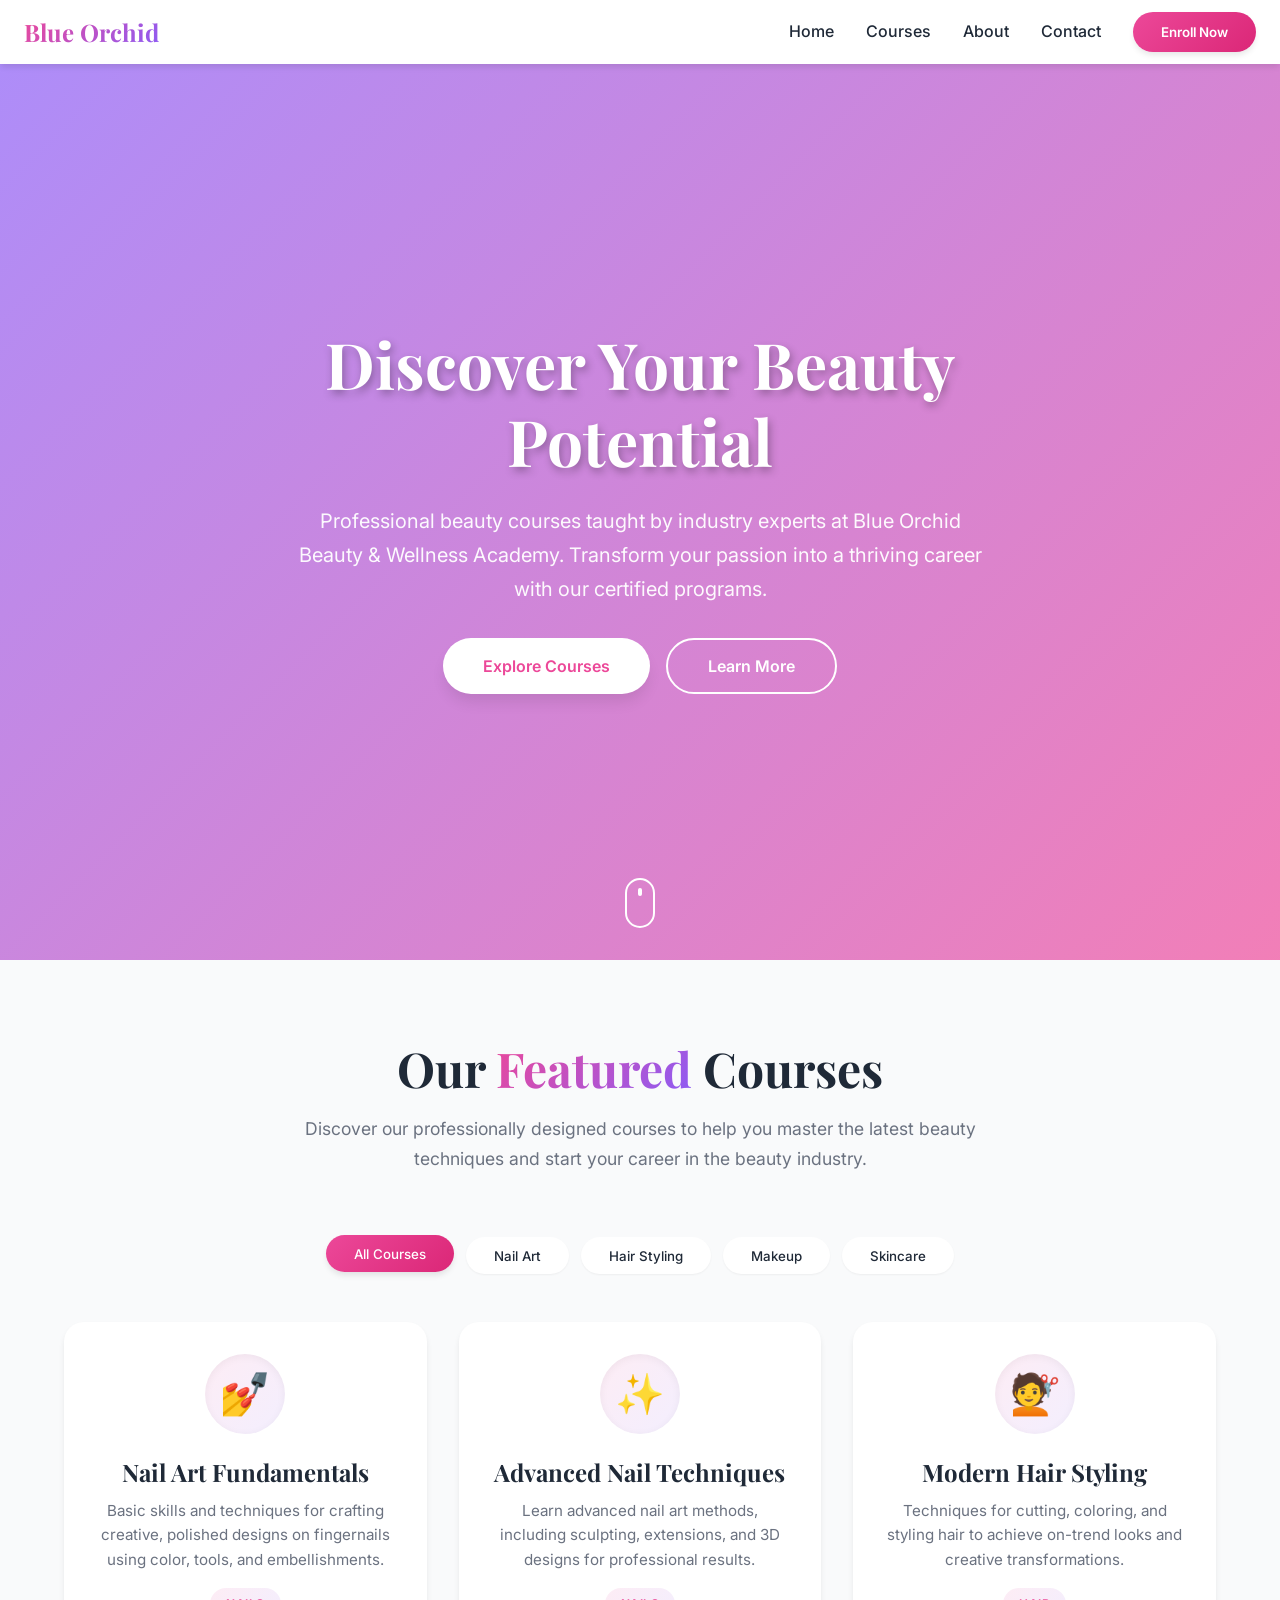
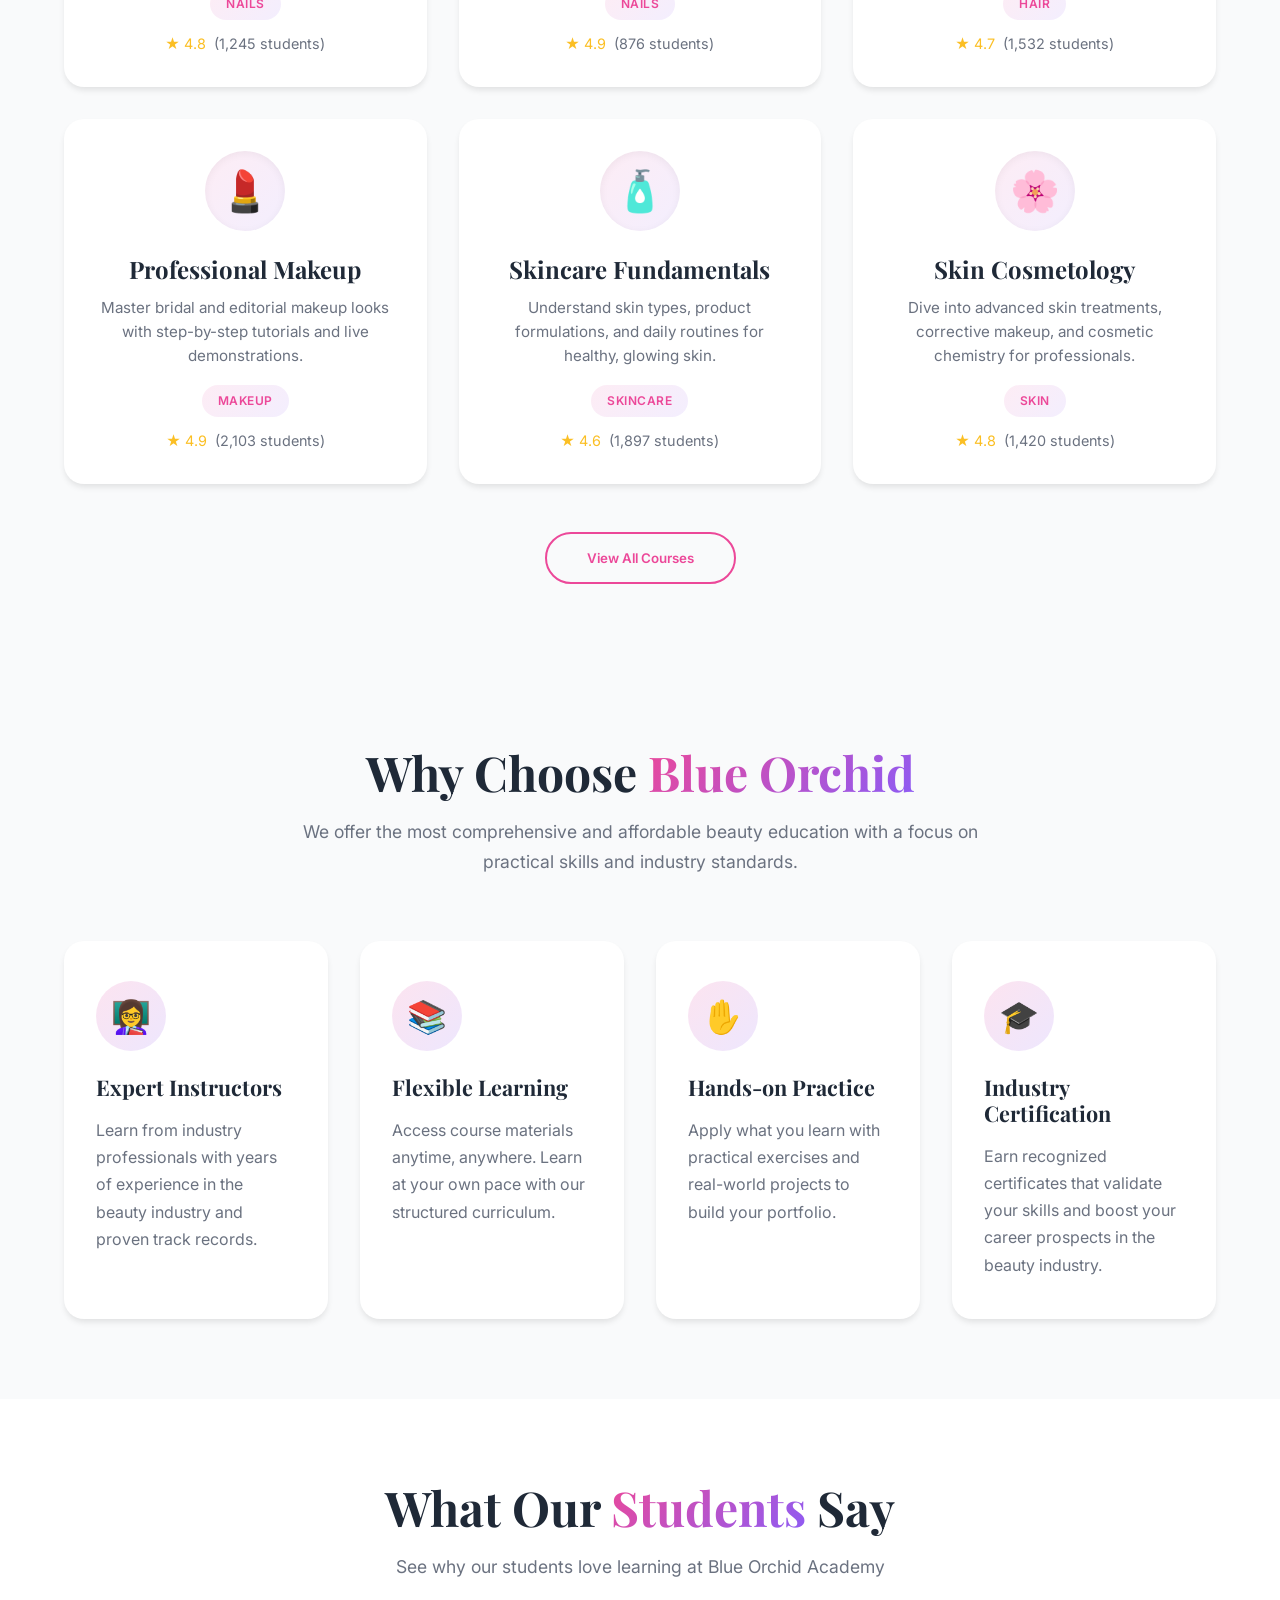
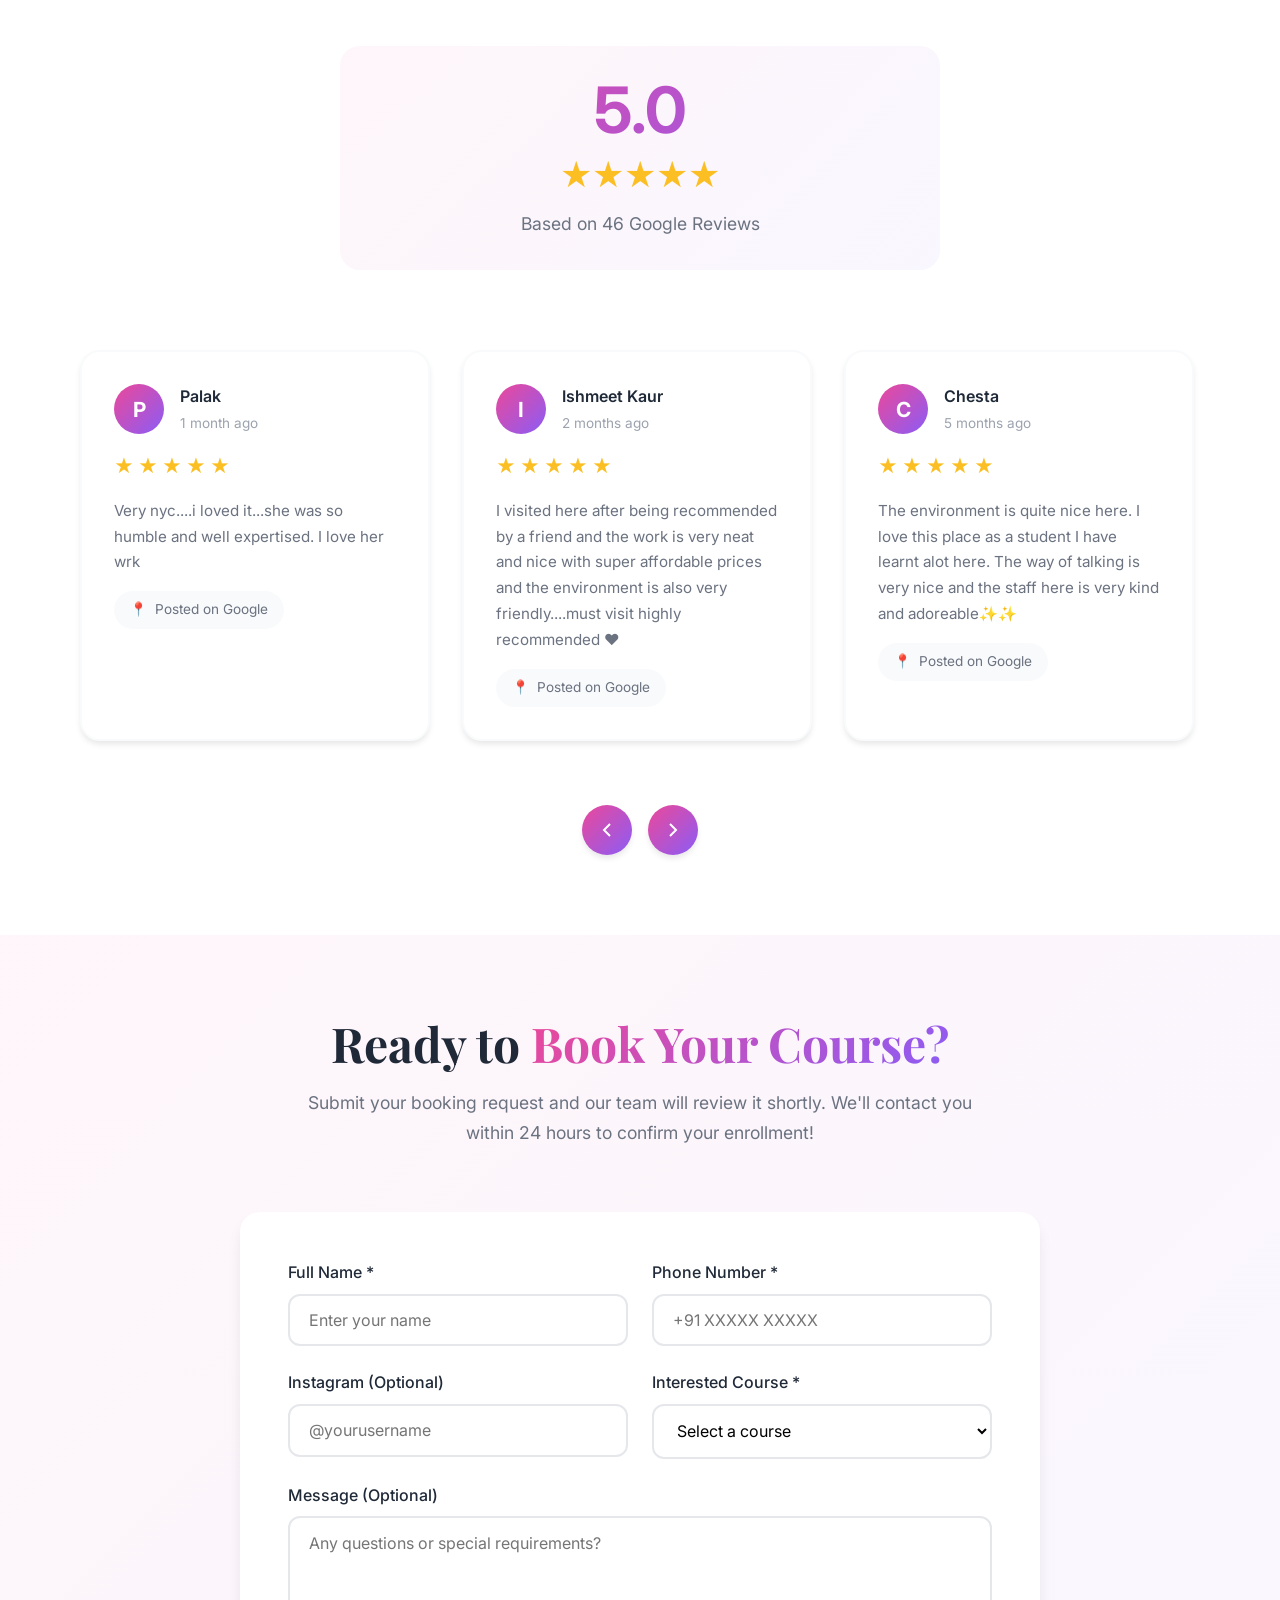
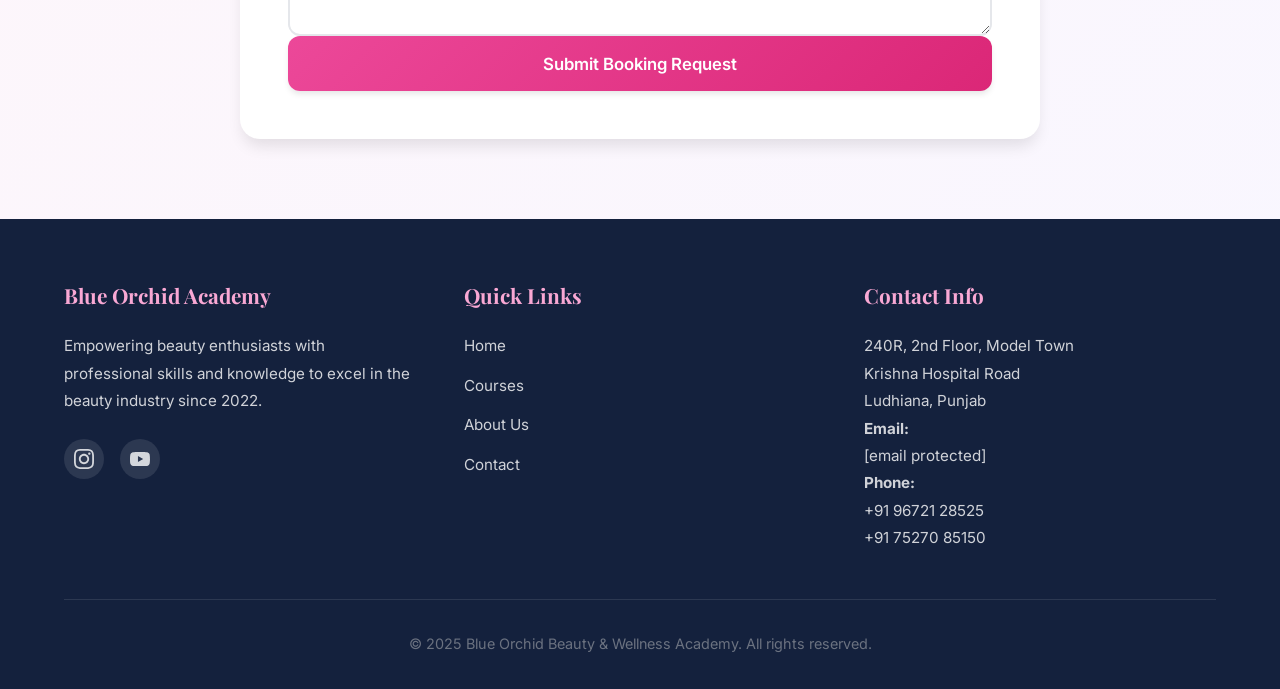
<file: blue-orchid-academy (1).html>
<!DOCTYPE html>
<html lang="en">
<head>
    <meta charset="UTF-8">
    <meta name="viewport" content="width=device-width, initial-scale=1.0">
    <title>Blue Orchid Beauty & Wellness Academy | Professional Beauty Courses Ludhiana</title>
    <meta name="description" content="Blue Orchid Academy offers professional beauty courses and premium services like Microblading, Hydra Facial, Lash Lifting, and more. Enroll now to master the latest beauty techniques.">
    <meta name="keywords" content="Beauty Academy, Microblading Course, Hydra Facial Training, Lash Lifting, Nail Art, Skincare Certification, Permanent Makeup, Beauty Services Ludhiana, Blue Orchid Academy">
    
    <!-- Open Graph Meta Tags -->
    <meta property="og:title" content="Blue Orchid Beauty & Wellness Academy">
    <meta property="og:description" content="Enroll in our certified beauty courses and book premium services—Microblading, Hydra Facial, Lash Lifting, and more. Discover world-class training since 2022.">
    <meta property="og:type" content="website">
    
    <!-- Google Fonts -->
    <link rel="preconnect" href="https://fonts.googleapis.com">
    <link rel="preconnect" href="https://fonts.gstatic.com" crossorigin>
    <link href="https://fonts.googleapis.com/css2?family=Playfair+Display:wght@400;500;600;700;800&family=Inter:wght@300;400;500;600;700&display=swap" rel="stylesheet">
    
    <style>
        /* CSS Variables for Consistent Theme */
        :root {
            --primary-pink: #ec4899;
            --primary-pink-light: #f9a8d4;
            --primary-pink-dark: #db2777;
            --secondary-purple: #8b5cf6;
            --dark-navy: #14213D;
            --text-dark: #1f2937;
            --text-gray: #6b7280;
            --text-light: #9ca3af;
            --bg-light: #f9fafb;
            --bg-white: #ffffff;
            --shadow-sm: 0 1px 2px 0 rgba(0, 0, 0, 0.05);
            --shadow-md: 0 4px 6px -1px rgba(0, 0, 0, 0.1);
            --shadow-lg: 0 10px 15px -3px rgba(0, 0, 0, 0.1);
            --shadow-xl: 0 20px 25px -5px rgba(0, 0, 0, 0.1);
            --shadow-2xl: 0 25px 50px -12px rgba(0, 0, 0, 0.25);
            --transition-fast: 0.2s ease;
            --transition-normal: 0.3s ease;
            --transition-slow: 0.5s ease;
        }

        /* Global Reset & Base Styles */
        * {
            margin: 0;
            padding: 0;
            box-sizing: border-box;
        }

        html {
            scroll-behavior: smooth;
        }

        body {
            font-family: 'Inter', -apple-system, BlinkMacSystemFont, sans-serif;
            color: var(--text-dark);
            line-height: 1.6;
            overflow-x: hidden;
            background: var(--bg-white);
        }

        /* Typography */
        h1, h2, h3, h4, h5, h6 {
            font-family: 'Playfair Display', serif;
            font-weight: 700;
            line-height: 1.2;
            color: var(--text-dark);
        }

        h1 { font-size: clamp(2.5rem, 5vw, 4rem); }
        h2 { font-size: clamp(2rem, 4vw, 3rem); }
        h3 { font-size: clamp(1.5rem, 3vw, 2rem); }

        p {
            line-height: 1.7;
            color: var(--text-gray);
        }

        a {
            text-decoration: none;
            color: inherit;
            transition: var(--transition-fast);
        }

        button {
            cursor: pointer;
            border: none;
            font-family: inherit;
            transition: var(--transition-normal);
        }

        img {
            max-width: 100%;
            height: auto;
            display: block;
        }

        /* Container */
        .container {
            max-width: 1200px;
            margin: 0 auto;
            padding: 0 1.5rem;
        }

        /* Navigation Bar */
        .navbar {
            position: fixed;
            top: 0;
            left: 0;
            right: 0;
            z-index: 1000;
            background: rgba(255, 255, 255, 0.98);
            backdrop-filter: blur(10px);
            box-shadow: var(--shadow-md);
            transition: var(--transition-normal);
        }

        .navbar.scrolled {
            box-shadow: var(--shadow-lg);
        }

        .nav-container {
            display: flex;
            justify-content: space-between;
            align-items: center;
            padding: 0.75rem 1.5rem;
            max-width: 1400px;
            margin: 0 auto;
        }

        .logo {
            display: flex;
            align-items: center;
            gap: 0.75rem;
        }

        .logo-text {
            font-family: 'Playfair Display', serif;
            font-size: 1.5rem;
            font-weight: 700;
            background: linear-gradient(135deg, var(--primary-pink), var(--secondary-purple));
            -webkit-background-clip: text;
            -webkit-text-fill-color: transparent;
            background-clip: text;
        }

        .nav-menu {
            display: flex;
            gap: 2rem;
            align-items: center;
            list-style: none;
        }

        .nav-link {
            font-weight: 500;
            color: var(--text-dark);
            position: relative;
            padding: 0.5rem 0;
        }

        .nav-link::after {
            content: '';
            position: absolute;
            bottom: 0;
            left: 0;
            width: 0;
            height: 2px;
            background: linear-gradient(to right, var(--primary-pink), var(--secondary-purple));
            transition: width var(--transition-normal);
        }

        .nav-link:hover::after {
            width: 100%;
        }

        .cta-button {
            background: linear-gradient(135deg, var(--primary-pink), var(--primary-pink-dark));
            color: white;
            padding: 0.75rem 1.75rem;
            border-radius: 50px;
            font-weight: 600;
            box-shadow: var(--shadow-md);
            transition: all var(--transition-normal);
        }

        .cta-button:hover {
            transform: translateY(-2px);
            box-shadow: var(--shadow-xl);
            background: linear-gradient(135deg, var(--primary-pink-dark), var(--primary-pink));
        }

        .mobile-menu-toggle {
            display: none;
            flex-direction: column;
            gap: 5px;
            background: none;
            padding: 0.5rem;
        }

        .mobile-menu-toggle span {
            width: 25px;
            height: 3px;
            background: var(--primary-pink);
            border-radius: 2px;
            transition: var(--transition-fast);
        }

        /* Hero Section */
        .hero {
            position: relative;
            height: 100vh;
            display: flex;
            align-items: center;
            justify-content: center;
            text-align: center;
            overflow: hidden;
            margin-top: 60px;
        }

        .hero-background {
            position: absolute;
            inset: 0;
            background: linear-gradient(135deg, rgba(139, 92, 246, 0.7), rgba(236, 72, 153, 0.7)),
                        url('https://images.pexels.com/photos/3373716/pexels-photo-3373716.jpeg?auto=compress&cs=tinysrgb&w=1600') center/cover;
            animation: gradientShift 8s ease infinite;
            z-index: -1;
        }

        @keyframes gradientShift {
            0%, 100% { filter: hue-rotate(0deg) brightness(0.7); }
            50% { filter: hue-rotate(15deg) brightness(0.6); }
        }

        .hero-content {
            position: relative;
            z-index: 1;
            max-width: 900px;
            padding: 2rem;
            animation: fadeInUp 1s ease;
        }

        @keyframes fadeInUp {
            from {
                opacity: 0;
                transform: translateY(30px);
            }
            to {
                opacity: 1;
                transform: translateY(0);
            }
        }

        .hero h1 {
            color: white;
            margin-bottom: 1.5rem;
            text-shadow: 2px 4px 8px rgba(0, 0, 0, 0.3);
            animation: fadeInUp 1s ease 0.2s both;
        }

        .hero p {
            color: rgba(255, 255, 255, 0.95);
            font-size: 1.25rem;
            margin-bottom: 2rem;
            max-width: 700px;
            margin-left: auto;
            margin-right: auto;
            animation: fadeInUp 1s ease 0.4s both;
        }

        .hero-buttons {
            display: flex;
            gap: 1rem;
            justify-content: center;
            flex-wrap: wrap;
            animation: fadeInUp 1s ease 0.6s both;
        }

        .btn-primary, .btn-secondary {
            padding: 1rem 2.5rem;
            border-radius: 50px;
            font-weight: 600;
            font-size: 1rem;
            transition: all var(--transition-normal);
        }

        .btn-primary {
            background: white;
            color: var(--primary-pink);
            box-shadow: var(--shadow-lg);
        }

        .btn-primary:hover {
            transform: translateY(-3px) scale(1.05);
            box-shadow: var(--shadow-2xl);
        }

        .btn-secondary {
            background: transparent;
            color: white;
            border: 2px solid white;
        }

        .btn-secondary:hover {
            background: rgba(255, 255, 255, 0.2);
            transform: translateY(-3px);
        }

        .scroll-indicator {
            position: absolute;
            bottom: 2rem;
            left: 50%;
            transform: translateX(-50%);
            animation: bounce 2s infinite;
        }

        @keyframes bounce {
            0%, 100% { transform: translate(-50%, 0); }
            50% { transform: translate(-50%, 10px); }
        }

        .scroll-indicator-icon {
            width: 30px;
            height: 50px;
            border: 2px solid white;
            border-radius: 20px;
            position: relative;
        }

        .scroll-indicator-icon::before {
            content: '';
            position: absolute;
            top: 8px;
            left: 50%;
            transform: translateX(-50%);
            width: 4px;
            height: 8px;
            background: white;
            border-radius: 2px;
            animation: scrollDown 2s infinite;
        }

        @keyframes scrollDown {
            0% { transform: translate(-50%, 0); opacity: 1; }
            100% { transform: translate(-50%, 20px); opacity: 0; }
        }

        /* Section Styles */
        section {
            padding: 5rem 0;
        }

        .section-header {
            text-align: center;
            margin-bottom: 4rem;
            animation: fadeInUp 0.8s ease;
        }

        .section-header h2 {
            margin-bottom: 1rem;
        }

        .section-header .highlight {
            background: linear-gradient(135deg, var(--primary-pink), var(--secondary-purple));
            -webkit-background-clip: text;
            -webkit-text-fill-color: transparent;
            background-clip: text;
        }

        .section-header p {
            max-width: 700px;
            margin: 0 auto;
            font-size: 1.1rem;
        }

        /* Courses Section */
        .courses {
            background: var(--bg-light);
        }

        .course-filters {
            display: flex;
            justify-content: center;
            gap: 0.75rem;
            margin-bottom: 3rem;
            flex-wrap: wrap;
        }

        .filter-btn {
            padding: 0.65rem 1.75rem;
            background: white;
            color: var(--text-dark);
            border-radius: 50px;
            font-weight: 500;
            transition: all var(--transition-fast);
            box-shadow: var(--shadow-sm);
        }

        .filter-btn:hover,
        .filter-btn.active {
            background: linear-gradient(135deg, var(--primary-pink), var(--primary-pink-dark));
            color: white;
            box-shadow: var(--shadow-md);
            transform: translateY(-2px);
        }

        .courses-grid {
            display: grid;
            grid-template-columns: repeat(auto-fit, minmax(320px, 1fr));
            gap: 2rem;
        }

        .course-card {
            background: white;
            border-radius: 20px;
            overflow: hidden;
            box-shadow: var(--shadow-md);
            transition: all var(--transition-normal);
            animation: fadeInUp 0.6s ease;
        }

        .course-card:hover {
            transform: translateY(-10px);
            box-shadow: var(--shadow-2xl);
        }

        .course-card-content {
            padding: 2rem;
            text-align: center;
        }

        .course-icon {
            width: 80px;
            height: 80px;
            margin: 0 auto 1.5rem;
            border-radius: 50%;
            background: linear-gradient(135deg, rgba(236, 72, 153, 0.1), rgba(139, 92, 246, 0.1));
            display: flex;
            align-items: center;
            justify-content: center;
            font-size: 2.5rem;
            box-shadow: inset 0 2px 8px rgba(0, 0, 0, 0.05);
        }

        .course-card h3 {
            font-size: 1.5rem;
            margin-bottom: 0.75rem;
            color: var(--text-dark);
        }

        .course-card p {
            color: var(--text-gray);
            margin-bottom: 1rem;
            font-size: 0.95rem;
            line-height: 1.6;
        }

        .course-category {
            display: inline-block;
            padding: 0.4rem 1rem;
            background: linear-gradient(135deg, rgba(236, 72, 153, 0.1), rgba(139, 92, 246, 0.1));
            color: var(--primary-pink);
            border-radius: 20px;
            font-size: 0.75rem;
            font-weight: 600;
            text-transform: uppercase;
            letter-spacing: 0.5px;
            margin-bottom: 0.75rem;
        }

        .course-stats {
            display: flex;
            align-items: center;
            justify-content: center;
            gap: 0.5rem;
            color: var(--text-gray);
            font-size: 0.9rem;
        }

        .rating {
            color: #fbbf24;
        }

        /* Why Choose Us Section */
        .why-choose {
            background: var(--bg-light);
        }

        .features-grid {
            display: grid;
            grid-template-columns: repeat(auto-fit, minmax(260px, 1fr));
            gap: 2rem;
        }

        .feature-card {
            background: white;
            padding: 2.5rem 2rem;
            border-radius: 20px;
            box-shadow: var(--shadow-md);
            transition: all var(--transition-normal);
            animation: fadeInUp 0.6s ease;
        }

        .feature-card:hover {
            transform: translateY(-8px);
            box-shadow: var(--shadow-xl);
        }

        .feature-icon {
            width: 70px;
            height: 70px;
            background: linear-gradient(135deg, rgba(236, 72, 153, 0.15), rgba(139, 92, 246, 0.15));
            border-radius: 50%;
            display: flex;
            align-items: center;
            justify-content: center;
            font-size: 2rem;
            margin-bottom: 1.5rem;
        }

        .feature-card h3 {
            font-size: 1.35rem;
            margin-bottom: 1rem;
            color: var(--text-dark);
        }

        .feature-card p {
            color: var(--text-gray);
            line-height: 1.7;
        }

        /* Testimonials Section */
        .testimonials {
            background: white;
            overflow: hidden;
        }

        .reviews-container {
            position: relative;
            margin-top: 3rem;
        }

        .reviews-wrapper {
            display: flex;
            gap: 2rem;
            overflow-x: auto;
            scroll-behavior: smooth;
            padding: 2rem 1rem;
            -webkit-overflow-scrolling: touch;
            scrollbar-width: thin;
            scrollbar-color: var(--primary-pink) var(--bg-light);
        }

        .reviews-wrapper::-webkit-scrollbar {
            height: 8px;
        }

        .reviews-wrapper::-webkit-scrollbar-track {
            background: var(--bg-light);
            border-radius: 10px;
        }

        .reviews-wrapper::-webkit-scrollbar-thumb {
            background: linear-gradient(135deg, var(--primary-pink), var(--secondary-purple));
            border-radius: 10px;
        }

        .reviews-wrapper::-webkit-scrollbar-thumb:hover {
            background: linear-gradient(135deg, var(--primary-pink-dark), var(--secondary-purple));
        }

        .review-card {
            min-width: 350px;
            max-width: 350px;
            background: white;
            border: 2px solid var(--bg-light);
            border-radius: 20px;
            padding: 2rem;
            box-shadow: var(--shadow-md);
            transition: all var(--transition-normal);
            flex-shrink: 0;
        }

        .review-card:hover {
            transform: translateY(-5px);
            box-shadow: var(--shadow-xl);
            border-color: var(--primary-pink-light);
        }

        .review-header {
            display: flex;
            align-items: center;
            gap: 1rem;
            margin-bottom: 1rem;
        }

        .reviewer-avatar {
            width: 50px;
            height: 50px;
            border-radius: 50%;
            background: linear-gradient(135deg, var(--primary-pink), var(--secondary-purple));
            display: flex;
            align-items: center;
            justify-content: center;
            color: white;
            font-weight: 700;
            font-size: 1.3rem;
            flex-shrink: 0;
        }

        .reviewer-info {
            flex: 1;
        }

        .reviewer-name {
            font-weight: 600;
            color: var(--text-dark);
            margin-bottom: 0.25rem;
        }

        .review-date {
            font-size: 0.85rem;
            color: var(--text-light);
        }

        .review-rating {
            display: flex;
            gap: 0.25rem;
            margin-bottom: 1rem;
        }

        .star {
            color: #fbbf24;
            font-size: 1.2rem;
        }

        .review-text {
            color: var(--text-gray);
            line-height: 1.7;
            font-size: 0.95rem;
        }

        .google-badge {
            display: inline-flex;
            align-items: center;
            gap: 0.5rem;
            margin-top: 1rem;
            padding: 0.5rem 1rem;
            background: var(--bg-light);
            border-radius: 50px;
            font-size: 0.85rem;
            color: var(--text-gray);
        }

        .scroll-buttons {
            display: flex;
            justify-content: center;
            gap: 1rem;
            margin-top: 2rem;
        }

        .scroll-btn {
            width: 50px;
            height: 50px;
            border-radius: 50%;
            background: linear-gradient(135deg, var(--primary-pink), var(--secondary-purple));
            color: white;
            border: none;
            display: flex;
            align-items: center;
            justify-content: center;
            cursor: pointer;
            transition: all var(--transition-normal);
            box-shadow: var(--shadow-md);
        }

        .scroll-btn:hover {
            transform: scale(1.1);
            box-shadow: var(--shadow-lg);
        }

        .scroll-btn:disabled {
            opacity: 0.5;
            cursor: not-allowed;
        }

        .overall-rating {
            text-align: center;
            margin-bottom: 2rem;
            padding: 2rem;
            background: linear-gradient(135deg, rgba(236, 72, 153, 0.05), rgba(139, 92, 246, 0.05));
            border-radius: 20px;
            max-width: 600px;
            margin: 0 auto 3rem;
        }

        .rating-number {
            font-size: 4rem;
            font-weight: 700;
            background: linear-gradient(135deg, var(--primary-pink), var(--secondary-purple));
            -webkit-background-clip: text;
            -webkit-text-fill-color: transparent;
            background-clip: text;
            line-height: 1;
            margin-bottom: 0.5rem;
        }

        .rating-stars {
            font-size: 2rem;
            color: #fbbf24;
            margin-bottom: 0.5rem;
        }

        .rating-count {
            color: var(--text-gray);
            font-size: 1.1rem;
        }

        /* Contact Section */
        .contact {
            background: linear-gradient(135deg, rgba(236, 72, 153, 0.05), rgba(139, 92, 246, 0.05));
        }

        .contact-content {
            max-width: 800px;
            margin: 0 auto;
        }

        .contact-form {
            background: white;
            padding: 3rem;
            border-radius: 20px;
            box-shadow: var(--shadow-lg);
        }

        .form-grid {
            display: grid;
            grid-template-columns: repeat(auto-fit, minmax(250px, 1fr));
            gap: 1.5rem;
            margin-bottom: 1.5rem;
        }

        .form-group {
            display: flex;
            flex-direction: column;
        }

        .form-group label {
            font-weight: 500;
            margin-bottom: 0.5rem;
            color: var(--text-dark);
        }

        .form-group input,
        .form-group select,
        .form-group textarea {
            padding: 0.9rem 1.2rem;
            border: 2px solid #e5e7eb;
            border-radius: 12px;
            font-family: inherit;
            font-size: 1rem;
            transition: all var(--transition-fast);
            background: white;
        }

        .form-group input:focus,
        .form-group select:focus,
        .form-group textarea:focus {
            outline: none;
            border-color: var(--primary-pink);
            box-shadow: 0 0 0 3px rgba(236, 72, 153, 0.1);
        }

        .form-group textarea {
            resize: vertical;
            min-height: 120px;
        }

        .submit-btn {
            width: 100%;
            padding: 1.1rem;
            background: linear-gradient(135deg, var(--primary-pink), var(--primary-pink-dark));
            color: white;
            border-radius: 12px;
            font-weight: 600;
            font-size: 1.05rem;
            box-shadow: var(--shadow-md);
            transition: all var(--transition-normal);
        }

        .submit-btn:hover {
            transform: translateY(-2px);
            box-shadow: var(--shadow-xl);
        }

        /* Footer */
        .footer {
            background: var(--dark-navy);
            color: white;
            padding: 4rem 0 2rem;
        }

        .footer-content {
            display: grid;
            grid-template-columns: repeat(auto-fit, minmax(250px, 1fr));
            gap: 3rem;
            margin-bottom: 3rem;
        }

        .footer-section h3 {
            color: var(--primary-pink-light);
            margin-bottom: 1.5rem;
            font-size: 1.3rem;
        }

        .footer-section p,
        .footer-section a {
            color: rgba(255, 255, 255, 0.8);
            line-height: 1.8;
            font-size: 0.95rem;
        }

        .footer-section a:hover {
            color: var(--primary-pink-light);
        }

        .footer-links {
            list-style: none;
        }

        .footer-links li {
            margin-bottom: 0.75rem;
        }

        .social-links {
            display: flex;
            gap: 1rem;
            margin-top: 1.5rem;
        }

        .social-link {
            width: 40px;
            height: 40px;
            background: rgba(255, 255, 255, 0.1);
            border-radius: 50%;
            display: flex;
            align-items: center;
            justify-content: center;
            transition: all var(--transition-fast);
        }

        .social-link:hover {
            background: var(--primary-pink);
            transform: translateY(-3px);
        }

        .footer-bottom {
            padding-top: 2rem;
            border-top: 1px solid rgba(255, 255, 255, 0.1);
            text-align: center;
            color: rgba(255, 255, 255, 0.6);
            font-size: 0.9rem;
        }

        /* View All Button */
        .view-all-container {
            text-align: center;
            margin-top: 3rem;
        }

        .btn-outline {
            padding: 1rem 2.5rem;
            border: 2px solid var(--primary-pink);
            color: var(--primary-pink);
            border-radius: 50px;
            font-weight: 600;
            transition: all var(--transition-normal);
            background: transparent;
        }

        .btn-outline:hover {
            background: var(--primary-pink);
            color: white;
            transform: translateY(-3px);
            box-shadow: var(--shadow-lg);
        }

        /* Responsive Design */
        @media (max-width: 768px) {
            .nav-menu {
                display: none;
                position: absolute;
                top: 100%;
                left: 0;
                right: 0;
                background: white;
                flex-direction: column;
                padding: 2rem;
                box-shadow: var(--shadow-lg);
                gap: 1.5rem;
            }

            .nav-menu.active {
                display: flex;
            }

            .mobile-menu-toggle {
                display: flex;
            }

            .hero {
                height: 90vh;
                margin-top: 70px;
            }

            .hero h1 {
                font-size: 2rem;
            }

            .hero p {
                font-size: 1rem;
            }

            .hero-buttons {
                flex-direction: column;
                align-items: center;
            }

            .courses-grid,
            .features-grid {
                grid-template-columns: 1fr;
            }

            .contact-form {
                padding: 2rem 1.5rem;
            }

            .form-grid {
                grid-template-columns: 1fr;
            }

            section {
                padding: 3rem 0;
            }

            .section-header {
                margin-bottom: 2.5rem;
            }
        }

        /* Utility Classes */
        .fade-in {
            animation: fadeInUp 0.8s ease;
        }

        .text-gradient {
            background: linear-gradient(135deg, var(--primary-pink), var(--secondary-purple));
            -webkit-background-clip: text;
            -webkit-text-fill-color: transparent;
            background-clip: text;
        }

        /* Loading Animation */
        @keyframes shimmer {
            0% { background-position: -1000px 0; }
            100% { background-position: 1000px 0; }
        }

        /* Smooth Scroll Offset for Fixed Header */
        html {
            scroll-padding-top: 80px;
        }
    </style>
</head>
<body>
    <!-- Navigation -->
    <nav class="navbar" id="navbar">
        <div class="nav-container">
            <a href="#home" class="logo">
                <span class="logo-text">Blue Orchid</span>
            </a>
            
            <ul class="nav-menu" id="navMenu">
                <li><a href="#home" class="nav-link">Home</a></li>
                <li><a href="#courses" class="nav-link">Courses</a></li>
                <li><a href="#about" class="nav-link">About</a></li>
                <li><a href="#contact" class="nav-link">Contact</a></li>
                <li><button class="cta-button" onclick="scrollToContact()">Enroll Now</button></li>
            </ul>
            
            <button class="mobile-menu-toggle" id="mobileToggle" onclick="toggleMobileMenu()">
                <span></span>
                <span></span>
                <span></span>
            </button>
        </div>
    </nav>

    <!-- Hero Section -->
    <section class="hero" id="home">
        <div class="hero-background"></div>
        <div class="hero-content">
            <h1>Discover Your Beauty Potential</h1>
            <p>Professional beauty courses taught by industry experts at Blue Orchid Beauty & Wellness Academy. Transform your passion into a thriving career with our certified programs.</p>
            <div class="hero-buttons">
                <button class="btn-primary" onclick="scrollToSection('courses')">Explore Courses</button>
                <button class="btn-secondary" onclick="scrollToSection('about')">Learn More</button>
            </div>
        </div>
        <div class="scroll-indicator">
            <div class="scroll-indicator-icon"></div>
        </div>
    </section>

    <!-- Courses Section -->
    <section class="courses" id="courses">
        <div class="container">
            <div class="section-header">
                <h2>Our <span class="highlight">Featured</span> Courses</h2>
                <p>Discover our professionally designed courses to help you master the latest beauty techniques and start your career in the beauty industry.</p>
            </div>

            <div class="course-filters">
                <button class="filter-btn active" data-filter="all">All Courses</button>
                <button class="filter-btn" data-filter="nails">Nail Art</button>
                <button class="filter-btn" data-filter="hair">Hair Styling</button>
                <button class="filter-btn" data-filter="makeup">Makeup</button>
                <button class="filter-btn" data-filter="skincare">Skincare</button>
            </div>

            <div class="courses-grid">
                <div class="course-card" data-category="nails">
                    <div class="course-card-content">
                        <div class="course-icon">💅</div>
                        <h3>Nail Art Fundamentals</h3>
                        <p>Basic skills and techniques for crafting creative, polished designs on fingernails using color, tools, and embellishments.</p>
                        <span class="course-category">Nails</span>
                        <div class="course-stats">
                            <span class="rating">★ 4.8</span>
                            <span>(1,245 students)</span>
                        </div>
                    </div>
                </div>

                <div class="course-card" data-category="nails">
                    <div class="course-card-content">
                        <div class="course-icon">✨</div>
                        <h3>Advanced Nail Techniques</h3>
                        <p>Learn advanced nail art methods, including sculpting, extensions, and 3D designs for professional results.</p>
                        <span class="course-category">Nails</span>
                        <div class="course-stats">
                            <span class="rating">★ 4.9</span>
                            <span>(876 students)</span>
                        </div>
                    </div>
                </div>

                <div class="course-card" data-category="hair">
                    <div class="course-card-content">
                        <div class="course-icon">💇</div>
                        <h3>Modern Hair Styling</h3>
                        <p>Techniques for cutting, coloring, and styling hair to achieve on-trend looks and creative transformations.</p>
                        <span class="course-category">Hair</span>
                        <div class="course-stats">
                            <span class="rating">★ 4.7</span>
                            <span>(1,532 students)</span>
                        </div>
                    </div>
                </div>

                <div class="course-card" data-category="makeup">
                    <div class="course-card-content">
                        <div class="course-icon">💄</div>
                        <h3>Professional Makeup</h3>
                        <p>Master bridal and editorial makeup looks with step-by-step tutorials and live demonstrations.</p>
                        <span class="course-category">Makeup</span>
                        <div class="course-stats">
                            <span class="rating">★ 4.9</span>
                            <span>(2,103 students)</span>
                        </div>
                    </div>
                </div>

                <div class="course-card" data-category="skincare">
                    <div class="course-card-content">
                        <div class="course-icon">🧴</div>
                        <h3>Skincare Fundamentals</h3>
                        <p>Understand skin types, product formulations, and daily routines for healthy, glowing skin.</p>
                        <span class="course-category">Skincare</span>
                        <div class="course-stats">
                            <span class="rating">★ 4.6</span>
                            <span>(1,897 students)</span>
                        </div>
                    </div>
                </div>

                <div class="course-card" data-category="skincare">
                    <div class="course-card-content">
                        <div class="course-icon">🌸</div>
                        <h3>Skin Cosmetology</h3>
                        <p>Dive into advanced skin treatments, corrective makeup, and cosmetic chemistry for professionals.</p>
                        <span class="course-category">Skin</span>
                        <div class="course-stats">
                            <span class="rating">★ 4.8</span>
                            <span>(1,420 students)</span>
                        </div>
                    </div>
                </div>
            </div>

            <div class="view-all-container">
                <button class="btn-outline" onclick="scrollToContact()">View All Courses</button>
            </div>
        </div>
    </section>

    <!-- Why Choose Us Section -->
    <section class="why-choose" id="about">
        <div class="container">
            <div class="section-header">
                <h2>Why Choose <span class="highlight">Blue Orchid</span></h2>
                <p>We offer the most comprehensive and affordable beauty education with a focus on practical skills and industry standards.</p>
            </div>

            <div class="features-grid">
                <div class="feature-card">
                    <div class="feature-icon">👩‍🏫</div>
                    <h3>Expert Instructors</h3>
                    <p>Learn from industry professionals with years of experience in the beauty industry and proven track records.</p>
                </div>

                <div class="feature-card">
                    <div class="feature-icon">📚</div>
                    <h3>Flexible Learning</h3>
                    <p>Access course materials anytime, anywhere. Learn at your own pace with our structured curriculum.</p>
                </div>

                <div class="feature-card">
                    <div class="feature-icon">✋</div>
                    <h3>Hands-on Practice</h3>
                    <p>Apply what you learn with practical exercises and real-world projects to build your portfolio.</p>
                </div>

                <div class="feature-card">
                    <div class="feature-icon">🎓</div>
                    <h3>Industry Certification</h3>
                    <p>Earn recognized certificates that validate your skills and boost your career prospects in the beauty industry.</p>
                </div>
            </div>
        </div>
    </section>

    <!-- Testimonials Section -->
    <section class="testimonials">
        <div class="container">
            <div class="section-header">
                <h2>What Our <span class="highlight">Students</span> Say</h2>
                <p>See why our students love learning at Blue Orchid Academy</p>
            </div>

            <div class="overall-rating">
                <div class="rating-number">5.0</div>
                <div class="rating-stars">★★★★★</div>
                <div class="rating-count">Based on 46 Google Reviews</div>
            </div>

            <div class="reviews-container">
                <div class="reviews-wrapper" id="reviewsWrapper">
                    <!-- Review Card 1 -->
                    <div class="review-card">
                        <div class="review-header">
                            <div class="reviewer-avatar">P</div>
                            <div class="reviewer-info">
                                <div class="reviewer-name">Palak</div>
                                <div class="review-date">1 month ago</div>
                            </div>
                        </div>
                        <div class="review-rating">
                            <span class="star">★</span>
                            <span class="star">★</span>
                            <span class="star">★</span>
                            <span class="star">★</span>
                            <span class="star">★</span>
                        </div>
                        <p class="review-text">Very nyc....i loved it...she was so humble and well expertised. I love her wrk</p>
                        <div class="google-badge">
                            <span>📍</span> Posted on Google
                        </div>
                    </div>

                    <!-- Review Card 2 -->
                    <div class="review-card">
                        <div class="review-header">
                            <div class="reviewer-avatar">I</div>
                            <div class="reviewer-info">
                                <div class="reviewer-name">Ishmeet Kaur</div>
                                <div class="review-date">2 months ago</div>
                            </div>
                        </div>
                        <div class="review-rating">
                            <span class="star">★</span>
                            <span class="star">★</span>
                            <span class="star">★</span>
                            <span class="star">★</span>
                            <span class="star">★</span>
                        </div>
                        <p class="review-text">I visited here after being recommended by a friend and the work is very neat and nice with super affordable prices and the environment is also very friendly....must visit highly recommended ❤️</p>
                        <div class="google-badge">
                            <span>📍</span> Posted on Google
                        </div>
                    </div>

                    <!-- Review Card 3 -->
                    <div class="review-card">
                        <div class="review-header">
                            <div class="reviewer-avatar">C</div>
                            <div class="reviewer-info">
                                <div class="reviewer-name">Chesta</div>
                                <div class="review-date">5 months ago</div>
                            </div>
                        </div>
                        <div class="review-rating">
                            <span class="star">★</span>
                            <span class="star">★</span>
                            <span class="star">★</span>
                            <span class="star">★</span>
                            <span class="star">★</span>
                        </div>
                        <p class="review-text">The environment is quite nice here. I love this place as a student I have learnt alot here. The way of talking is very nice and the staff here is very kind and adoreable✨✨</p>
                        <div class="google-badge">
                            <span>📍</span> Posted on Google
                        </div>
                    </div>

                    <!-- Review Card 4 -->
                    <div class="review-card">
                        <div class="review-header">
                            <div class="reviewer-avatar">P</div>
                            <div class="reviewer-info">
                                <div class="reviewer-name">Parishi Arora</div>
                                <div class="review-date">5 months ago</div>
                            </div>
                        </div>
                        <div class="review-rating">
                            <span class="star">★</span>
                            <span class="star">★</span>
                            <span class="star">★</span>
                            <span class="star">★</span>
                            <span class="star">★</span>
                        </div>
                        <p class="review-text">There work is very nice and the staff as well is very polite and professional, will definitely visit again. I am learning nails as well from them and the teachers are highly trained and professional. Love their services.</p>
                        <div class="google-badge">
                            <span>📍</span> Posted on Google
                        </div>
                    </div>

                    <!-- Review Card 5 -->
                    <div class="review-card">
                        <div class="review-header">
                            <div class="reviewer-avatar">P</div>
                            <div class="reviewer-info">
                                <div class="reviewer-name">Parimita Thakur</div>
                                <div class="review-date">1 month ago</div>
                            </div>
                        </div>
                        <div class="review-rating">
                            <span class="star">★</span>
                            <span class="star">★</span>
                            <span class="star">★</span>
                            <span class="star">★</span>
                            <span class="star">★</span>
                        </div>
                        <p class="review-text">Very nice services.....very friendly environment and good faculties.....so good 😊💯</p>
                        <div class="google-badge">
                            <span>📍</span> Posted on Google
                        </div>
                    </div>

                    <!-- Review Card 6 -->
                    <div class="review-card">
                        <div class="review-header">
                            <div class="reviewer-avatar">G</div>
                            <div class="reviewer-info">
                                <div class="reviewer-name">Gurliv Kaur Makkar</div>
                                <div class="review-date">5 months ago</div>
                            </div>
                        </div>
                        <div class="review-rating">
                            <span class="star">★</span>
                            <span class="star">★</span>
                            <span class="star">★</span>
                            <span class="star">★</span>
                            <span class="star">★</span>
                        </div>
                        <p class="review-text">Very nice experience, the staffs were very polite too ❤️, their nail art and skin courses were fun to learn.. good quality and affordable prices of nail art 😊</p>
                        <div class="google-badge">
                            <span>📍</span> Posted on Google
                        </div>
                    </div>

                    <!-- Review Card 7 -->
                    <div class="review-card">
                        <div class="review-header">
                            <div class="reviewer-avatar">M</div>
                            <div class="reviewer-info">
                                <div class="reviewer-name">Muskxnn</div>
                                <div class="review-date">10 months ago</div>
                            </div>
                        </div>
                        <div class="review-rating">
                            <span class="star">★</span>
                            <span class="star">★</span>
                            <span class="star">★</span>
                            <span class="star">★</span>
                            <span class="star">★</span>
                        </div>
                        <p class="review-text">Excellent services friendly staff and very comfortable atmosphere ✨❤️</p>
                        <div class="google-badge">
                            <span>📍</span> Posted on Google
                        </div>
                    </div>

                    <!-- Review Card 8 -->
                    <div class="review-card">
                        <div class="review-header">
                            <div class="reviewer-avatar">G</div>
                            <div class="reviewer-info">
                                <div class="reviewer-name">Gauri Bhatia</div>
                                <div class="review-date">1 month ago</div>
                            </div>
                        </div>
                        <div class="review-rating">
                            <span class="star">★</span>
                            <span class="star">★</span>
                            <span class="star">★</span>
                            <span class="star">★</span>
                            <span class="star">★</span>
                        </div>
                        <p class="review-text">I liked my nail and staff is also very friendly</p>
                        <div class="google-badge">
                            <span>📍</span> Posted on Google
                        </div>
                    </div>

                    <!-- Review Card 9 -->
                    <div class="review-card">
                        <div class="review-header">
                            <div class="reviewer-avatar">N</div>
                            <div class="reviewer-info">
                                <div class="reviewer-name">Neha Chawla</div>
                                <div class="review-date">1 month ago</div>
                            </div>
                        </div>
                        <div class="review-rating">
                            <span class="star">★</span>
                            <span class="star">★</span>
                            <span class="star">★</span>
                            <span class="star">★</span>
                            <span class="star">★</span>
                        </div>
                        <p class="review-text">Best service at reasonable price</p>
                        <div class="google-badge">
                            <span>📍</span> Posted on Google
                        </div>
                    </div>

                    <!-- Review Card 10 -->
                    <div class="review-card">
                        <div class="review-header">
                            <div class="reviewer-avatar">M</div>
                            <div class="reviewer-info">
                                <div class="reviewer-name">Mukti Thapar</div>
                                <div class="review-date">6 months ago</div>
                            </div>
                        </div>
                        <div class="review-rating">
                            <span class="star">★</span>
                            <span class="star">★</span>
                            <span class="star">★</span>
                            <span class="star">★</span>
                            <span class="star">★</span>
                        </div>
                        <p class="review-text">The experience was very nice as a student. The environment was very good as well as the teachers.</p>
                        <div class="google-badge">
                            <span>📍</span> Posted on Google
                        </div>
                    </div>
                </div>

                <div class="scroll-buttons">
                    <button class="scroll-btn" id="scrollLeft" onclick="scrollReviews('left')">
                        <svg width="24" height="24" viewBox="0 0 24 24" fill="none" stroke="currentColor" stroke-width="2">
                            <path d="M15 18l-6-6 6-6"/>
                        </svg>
                    </button>
                    <button class="scroll-btn" id="scrollRight" onclick="scrollReviews('right')">
                        <svg width="24" height="24" viewBox="0 0 24 24" fill="none" stroke="currentColor" stroke-width="2">
                            <path d="M9 18l6-6-6-6"/>
                        </svg>
                    </button>
                </div>
            </div>
        </div>
    </section>

    <!-- Contact Section -->
    <section class="contact" id="contact">
        <div class="container">
            <div class="contact-content">
                <div class="section-header">
                    <h2>Ready to <span class="highlight">Book Your Course?</span></h2>
                    <p>Submit your booking request and our team will review it shortly. We'll contact you within 24 hours to confirm your enrollment!</p>
                </div>

                <form class="contact-form" onsubmit="handleFormSubmit(event)">
                    <div class="form-grid">
                        <div class="form-group">
                            <label for="name">Full Name *</label>
                            <input type="text" id="name" name="name" placeholder="Enter your name" required>
                        </div>

                        <div class="form-group">
                            <label for="phone">Phone Number *</label>
                            <input type="tel" id="phone" name="phone" placeholder="+91 XXXXX XXXXX" required>
                        </div>
                    </div>

                    <div class="form-grid">
                        <div class="form-group">
                            <label for="instagram">Instagram (Optional)</label>
                            <input type="text" id="instagram" name="instagram" placeholder="@yourusername">
                        </div>

                        <div class="form-group">
                            <label for="course">Interested Course *</label>
                            <select id="course" name="course" required>
                                <option value="">Select a course</option>
                                <option value="Professional Nail Art">Professional Nail Art</option>
                                <option value="Advanced Hair Styling">Advanced Hair Styling</option>
                                <option value="Professional Makeup Artistry">Professional Makeup Artistry</option>
                                <option value="Skincare Specialist">Skincare Specialist</option>
                                <option value="Permanent Makeup">Permanent Makeup</option>
                                <option value="Microblading">Microblading</option>
                                <option value="Lash Lifting">Lash Lifting</option>
                            </select>
                        </div>
                    </div>

                    <div class="form-group">
                        <label for="message">Message (Optional)</label>
                        <textarea id="message" name="message" placeholder="Any questions or special requirements?"></textarea>
                    </div>

                    <button type="submit" class="submit-btn">Submit Booking Request</button>
                </form>
            </div>
        </div>
    </section>

    <!-- Footer -->
    <footer class="footer">
        <div class="container">
            <div class="footer-content">
                <div class="footer-section">
                    <h3>Blue Orchid Academy</h3>
                    <p>Empowering beauty enthusiasts with professional skills and knowledge to excel in the beauty industry since 2022.</p>
                    <div class="social-links">
                        <a href="https://www.instagram.com/blueorchidacademyy/" target="_blank" class="social-link" aria-label="Instagram">
                            <svg width="20" height="20" fill="currentColor" viewBox="0 0 24 24">
                                <path d="M12 2.163c3.204 0 3.584.012 4.85.07 3.252.148 4.771 1.691 4.919 4.919.058 1.265.069 1.645.069 4.849 0 3.205-.012 3.584-.069 4.849-.149 3.225-1.664 4.771-4.919 4.919-1.266.058-1.644.07-4.85.07-3.204 0-3.584-.012-4.849-.07-3.26-.149-4.771-1.699-4.919-4.92-.058-1.265-.07-1.644-.07-4.849 0-3.204.013-3.583.07-4.849.149-3.227 1.664-4.771 4.919-4.919 1.266-.057 1.645-.069 4.849-.069zm0-2.163c-3.259 0-3.667.014-4.947.072-4.358.2-6.78 2.618-6.98 6.98-.059 1.281-.073 1.689-.073 4.948 0 3.259.014 3.668.072 4.948.2 4.358 2.618 6.78 6.98 6.98 1.281.058 1.689.072 4.948.072 3.259 0 3.668-.014 4.948-.072 4.354-.2 6.782-2.618 6.979-6.98.059-1.28.073-1.689.073-4.948 0-3.259-.014-3.667-.072-4.947-.196-4.354-2.617-6.78-6.979-6.98-1.281-.059-1.69-.073-4.949-.073zm0 5.838c-3.403 0-6.162 2.759-6.162 6.162s2.759 6.163 6.162 6.163 6.162-2.759 6.162-6.163c0-3.403-2.759-6.162-6.162-6.162zm0 10.162c-2.209 0-4-1.79-4-4 0-2.209 1.791-4 4-4s4 1.791 4 4c0 2.21-1.791 4-4 4zm6.406-11.845c-.796 0-1.441.645-1.441 1.44s.645 1.44 1.441 1.44c.795 0 1.439-.645 1.439-1.44s-.644-1.44-1.439-1.44z"/>
                            </svg>
                        </a>
                        <a href="https://www.youtube.com/@BlueOrchidBeauty" target="_blank" class="social-link" aria-label="YouTube">
                            <svg width="20" height="20" fill="currentColor" viewBox="0 0 24 24">
                                <path d="M23.498 6.186a3.016 3.016 0 0 0-2.122-2.136C19.505 3.545 12 3.545 12 3.545s-7.505 0-9.377.505A3.017 3.017 0 0 0 .502 6.186C0 8.07 0 12 0 12s0 3.93.502 5.814a3.016 3.016 0 0 0 2.122 2.136c1.871.505 9.376.505 9.376.505s7.505 0 9.377-.505a3.015 3.015 0 0 0 2.122-2.136C24 15.93 24 12 24 12s0-3.93-.502-5.814zM9.545 15.568V8.432L15.818 12l-6.273 3.568z"/>
                            </svg>
                        </a>
                    </div>
                </div>

                <div class="footer-section">
                    <h3>Quick Links</h3>
                    <ul class="footer-links">
                        <li><a href="#home">Home</a></li>
                        <li><a href="#courses">Courses</a></li>
                        <li><a href="#about">About Us</a></li>
                        <li><a href="#contact">Contact</a></li>
                    </ul>
                </div>

                <div class="footer-section">
                    <h3>Contact Info</h3>
                    <p>240R, 2nd Floor, Model Town<br>Krishna Hospital Road<br>Ludhiana, Punjab</p>
                    <p><strong>Email:</strong><br><a href="/cdn-cgi/l/email-protection#42002e37276c2d30212a2b266c2023356c23212326272f3b02252f232b2e6c212d2f"><span class="__cf_email__" data-cfemail="41032d34246f2e33222928256f2320366f20222025242c3801262c20282d6f222e2c">[email&#160;protected]</span></a></p>
                    <p><strong>Phone:</strong><br>+91 96721 28525<br>+91 75270 85150</p>
                </div>
            </div>

            <div class="footer-bottom">
                <p>&copy; 2025 Blue Orchid Beauty & Wellness Academy. All rights reserved.</p>
            </div>
        </div>
    </footer>

    <!-- JavaScript -->
    <script>
        // Mobile Menu Toggle
        function toggleMobileMenu() {
            const navMenu = document.getElementById('navMenu');
            navMenu.classList.toggle('active');
        }

        // Smooth Scroll Functions
        function scrollToSection(sectionId) {
            const element = document.getElementById(sectionId);
            if (element) {
                element.scrollIntoView({ behavior: 'smooth' });
            }
        }

        function scrollToContact() {
            scrollToSection('contact');
        }

        // Horizontal Scroll for Reviews (Global Function)
        function scrollReviews(direction) {
            const wrapper = document.getElementById('reviewsWrapper');
            if (!wrapper) return;
            
            const scrollAmount = 400; // pixels to scroll
            
            if (direction === 'left') {
                wrapper.scrollBy({
                    left: -scrollAmount,
                    behavior: 'smooth'
                });
            } else {
                wrapper.scrollBy({
                    left: scrollAmount,
                    behavior: 'smooth'
                });
            }
        }

        // Navbar Scroll Effect
        window.addEventListener('scroll', function() {
            const navbar = document.getElementById('navbar');
            if (window.scrollY > 50) {
                navbar.classList.add('scrolled');
            } else {
                navbar.classList.remove('scrolled');
            }
        });

        // Course Filter Functionality
        const filterButtons = document.querySelectorAll('.filter-btn');
        const courseCards = document.querySelectorAll('.course-card');

        filterButtons.forEach(button => {
            button.addEventListener('click', function() {
                // Remove active class from all buttons
                filterButtons.forEach(btn => btn.classList.remove('active'));
                // Add active class to clicked button
                this.classList.add('active');

                const filterValue = this.getAttribute('data-filter');

                courseCards.forEach(card => {
                    if (filterValue === 'all') {
                        card.style.display = 'block';
                        setTimeout(() => card.style.opacity = '1', 10);
                    } else {
                        const category = card.getAttribute('data-category');
                        if (category === filterValue) {
                            card.style.display = 'block';
                            setTimeout(() => card.style.opacity = '1', 10);
                        } else {
                            card.style.opacity = '0';
                            setTimeout(() => card.style.display = 'none', 300);
                        }
                    }
                });
            });
        });

        // Form Submission Handler - Redirect to Instagram DMs
        function handleFormSubmit(event) {
            console.log('Form submitted!'); // Debug log
            event.preventDefault();
            
            try {
                // Get form data
                const name = document.getElementById('name').value;
                const phone = document.getElementById('phone').value;
                const instagram = document.getElementById('instagram').value;
                const course = document.getElementById('course').value;
                const message = document.getElementById('message').value;

                console.log('Form data:', { name, phone, instagram, course, message }); // Debug log

                // Validate required fields
                if (!name || !phone || !course) {
                    alert('Please fill in your name, phone number, and select a course');
                    return;
                }

                // Disable submit button to prevent double submission
                const submitBtn = event.target.querySelector('button[type="submit"]');
                submitBtn.disabled = true;
                submitBtn.textContent = 'Submitting...';

                // Create Discord embed message
                const webhookUrl = 'https://discord.com/api/webhooks/1457062067243712624/_DxMr2SMss_imNZ95fLVN69f8JjJl3v-NEVPgS8ejtH5nL0PS7iDlDFhYEO0ivlXEWxs';
                
                const currentDate = new Date().toLocaleString('en-IN', { 
                    timeZone: 'Asia/Kolkata',
                    dateStyle: 'full',
                    timeStyle: 'short'
                });

                const discordPayload = {
                    embeds: [{
                        title: "🎓 New Course Booking Request",
                        color: 15418782, // Pink color (#ec4899)
                        fields: [
                            {
                                name: "👤 Name",
                                value: name,
                                inline: true
                            },
                            {
                                name: "📱 Phone",
                                value: phone,
                                inline: true
                            },
                            {
                                name: "📸 Instagram",
                                value: instagram || "Not provided",
                                inline: true
                            },
                            {
                                name: "💅 Course",
                                value: course,
                                inline: false
                            }
                        ],
                        footer: {
                            text: "Blue Orchid Beauty & Wellness Academy"
                        },
                        timestamp: new Date().toISOString()
                    }]
                };

                // Add message field if provided
                if (message) {
                    discordPayload.embeds[0].fields.push({
                        name: "💬 Additional Message",
                        value: message,
                        inline: false
                    });
                }

                // Send to Discord webhook
                fetch(webhookUrl, {
                    method: 'POST',
                    headers: {
                        'Content-Type': 'application/json',
                    },
                    body: JSON.stringify(discordPayload)
                })
                .then(response => {
                    console.log('Webhook response:', response); // Debug log
                    
                    if (response.ok || response.status === 204) {
                        // Success
                        alert('✅ Booking request submitted successfully!\n\nThank you for your interest, ' + name + '!\n\nYour booking request has been received and will be reviewed by our team. We will contact you shortly at ' + phone + ' to confirm your enrollment.\n\nFor urgent inquiries, you can also reach us at:\n📧 blue.orchid.baw.academy@gmail.com\n📱 +91 96721 28525');
                        
                        // Reset form
                        event.target.reset();
                    } else {
                        throw new Error('Webhook failed');
                    }
                })
                .catch(error => {
                    console.error('Webhook error:', error); // Debug log
                    alert('❌ There was an error submitting your booking. Please contact us directly:\n\n📧 blue.orchid.baw.academy@gmail.com\n📱 +91 96721 28525\n📱 +91 75270 85150');
                })
                .finally(() => {
                    // Re-enable submit button
                    submitBtn.disabled = false;
                    submitBtn.textContent = 'Submit Booking Request';
                });
                
            } catch (error) {
                console.error('Form submit error:', error); // Debug log
                alert('An error occurred. Please contact us directly at:\n📧 blue.orchid.baw.academy@gmail.com\n📱 +91 96721 28525');
            }
        }


        // Close mobile menu when clicking on a link
        document.querySelectorAll('.nav-link').forEach(link => {
            link.addEventListener('click', () => {
                document.getElementById('navMenu').classList.remove('active');
            });
        });

        // Intersection Observer for fade-in animations
        const observerOptions = {
            threshold: 0.1,
            rootMargin: '0px 0px -50px 0px'
        };

        const observer = new IntersectionObserver((entries) => {
            entries.forEach(entry => {
                if (entry.isIntersecting) {
                    entry.target.style.opacity = '1';
                    entry.target.style.transform = 'translateY(0)';
                }
            });
        }, observerOptions);

        // Observe all cards and sections
        document.querySelectorAll('.course-card, .feature-card, .section-header').forEach(el => {
            el.style.opacity = '0';
            el.style.transform = 'translateY(20px)';
            el.style.transition = 'opacity 0.6s ease, transform 0.6s ease';
            observer.observe(el);
        });

        // Auto-scroll reviews (optional - remove if you don't want)
        let autoScrollInterval;
        function startAutoScroll() {
            const wrapper = document.getElementById('reviewsWrapper');
            autoScrollInterval = setInterval(() => {
                // Check if we're at the end
                if (wrapper.scrollLeft + wrapper.clientWidth >= wrapper.scrollWidth - 10) {
                    // Scroll back to start
                    wrapper.scrollTo({
                        left: 0,
                        behavior: 'smooth'
                    });
                } else {
                    // Scroll right
                    wrapper.scrollBy({
                        left: 400,
                        behavior: 'smooth'
                    });
                }
            }, 5000); // Auto-scroll every 5 seconds
        }

        // Stop auto-scroll when user interacts
        const reviewsWrapper = document.getElementById('reviewsWrapper');
        if (reviewsWrapper) {
            reviewsWrapper.addEventListener('mouseenter', () => {
                clearInterval(autoScrollInterval);
            });

            reviewsWrapper.addEventListener('mouseleave', () => {
                startAutoScroll();
            });

            // Start auto-scroll on page load
            startAutoScroll();
        }

        // Touch/swipe support for mobile
        let touchStartX = 0;
        let touchEndX = 0;
        
        if (reviewsWrapper) {
            reviewsWrapper.addEventListener('touchstart', (e) => {
                touchStartX = e.changedTouches[0].screenX;
            });

            reviewsWrapper.addEventListener('touchend', (e) => {
                touchEndX = e.changedTouches[0].screenX;
                handleSwipe();
            });
        }

        function handleSwipe() {
            if (touchEndX < touchStartX - 50) {
                // Swipe left
                scrollReviews('right');
            }
            if (touchEndX > touchStartX + 50) {
                // Swipe right
                scrollReviews('left');
            }
        }
    </script>
</body>
</html>
</file>
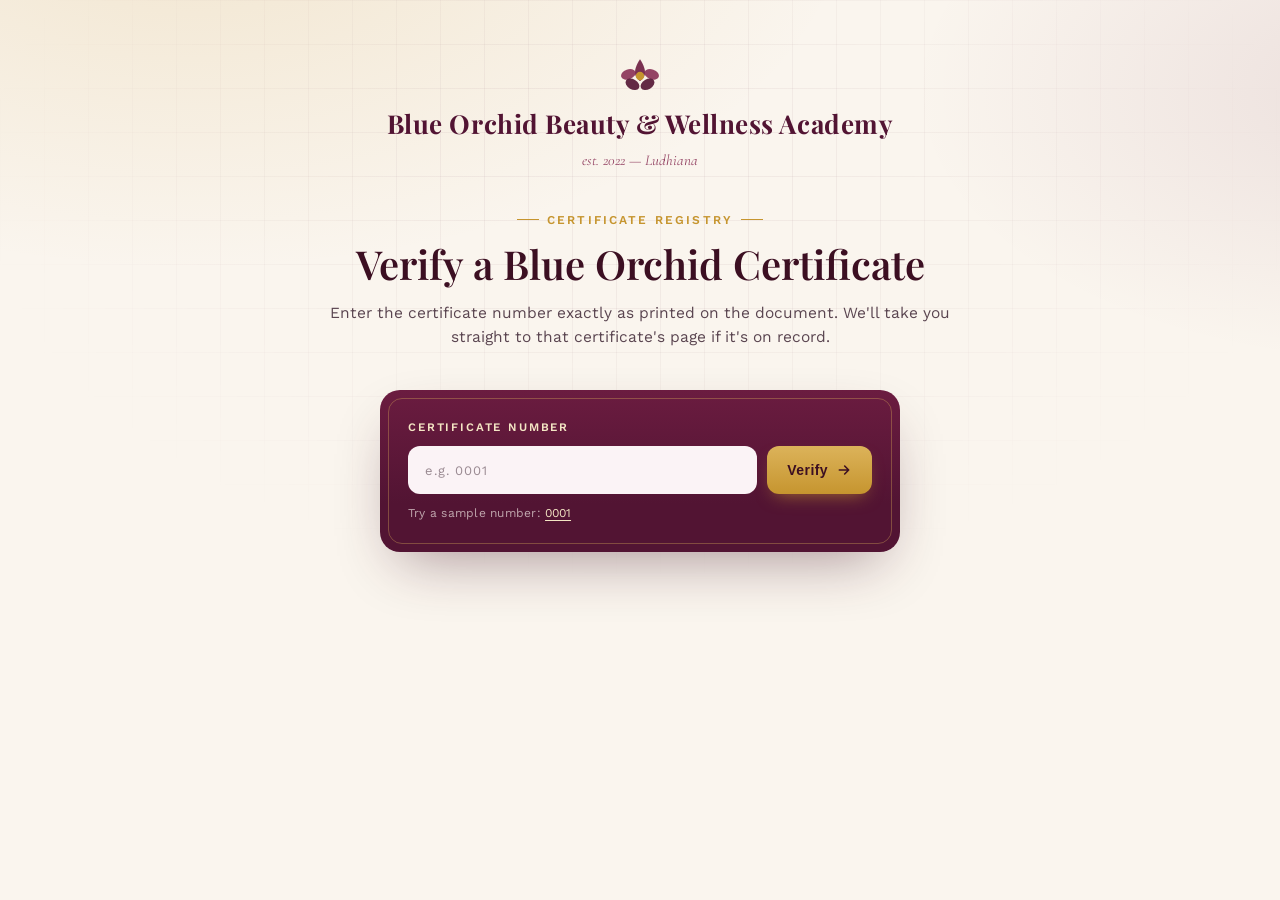
<file: certificates.html>
<!DOCTYPE html>
<html lang="en">
<head>
<meta charset="UTF-8">
<meta name="viewport" content="width=device-width, initial-scale=1.0">
<title>Certificate Verification | Blue Orchid Beauty & Wellness Academy</title>
<link rel="preconnect" href="https://fonts.googleapis.com">
<link href="https://fonts.googleapis.com/css2?family=Playfair+Display:wght@500;600;700;800&family=Cormorant+Garamond:ital@0;1&family=Work+Sans:wght@400;500;600;700&display=swap" rel="stylesheet">
<style>
  :root{
    --wine-950:#3c0f22;
    --wine-900:#521433;
    --wine-800:#6b1c40;
    --wine-700:#83254c;
    --wine-050:#fbf3f6;
    --gold-500:#c6952f;
    --gold-400:#dcb35a;
    --gold-100:#f4e6c4;
    --cream:#faf5ee;
    --ink:#26141b;
    --shadow: 0 24px 60px -20px rgba(60,15,34,0.45);
  }
  *{box-sizing:border-box;}
  body{margin:0;padding:0;}
  html,body{
    background: var(--cream);
    font-family:'Work Sans', sans-serif;
    color: var(--ink);
  }

  .stage{
    min-height:100vh;
    position:relative;
    padding: 56px 20px 80px;
    display:flex;
    flex-direction:column;
    align-items:center;
    background:
      radial-gradient(1100px 600px at 15% -10%, rgba(198,149,47,0.16), transparent 60%),
      radial-gradient(900px 500px at 110% 10%, rgba(107,28,64,0.10), transparent 55%),
      var(--cream);
    overflow:hidden;
  }
  .stage::before{
    content:"";
    position:absolute; inset:0;
    background-image:
      linear-gradient(rgba(82,20,51,0.05) 1px, transparent 1px),
      linear-gradient(90deg, rgba(82,20,51,0.05) 1px, transparent 1px);
    background-size: 44px 44px;
    mask-image: radial-gradient(70% 60% at 50% 20%, black 20%, transparent 75%);
    pointer-events:none;
  }

  .brand{
    position:relative;
    display:flex;
    flex-direction:column;
    align-items:center;
    gap:10px;
    margin-bottom:36px;
    text-align:center;
  }
  .brand-orchid{ width:40px; height:40px; }
  .brand-name{
    font-family:'Playfair Display', serif;
    font-weight:700;
    letter-spacing:.02em;
    font-size: clamp(20px, 3vw, 26px);
    color: var(--wine-900);
  }
  .brand-tag{
    font-family:'Cormorant Garamond', serif;
    font-style:italic;
    font-size:15px;
    color: var(--wine-700);
    opacity:.85;
  }

  .headline{
    position:relative;
    text-align:center;
    max-width:640px;
    margin-bottom:40px;
  }
  .eyebrow{
    display:inline-flex;
    align-items:center;
    gap:8px;
    font-size:12px;
    letter-spacing:.18em;
    text-transform:uppercase;
    color: var(--gold-500);
    font-weight:600;
    margin-bottom:14px;
  }
  .eyebrow::before, .eyebrow::after{
    content:"";
    width:22px; height:1px;
    background: var(--gold-500);
  }
  h1{
    font-family:'Playfair Display', serif;
    font-weight:600;
    font-size: clamp(28px, 4vw, 40px);
    line-height:1.15;
    margin:0 0 14px;
    color: var(--wine-950);
  }
  .headline p{
    font-size:15.5px;
    line-height:1.6;
    color:#5a4550;
    margin:0;
  }

  .search-card{
    position:relative;
    width:100%;
    max-width:520px;
    background: linear-gradient(180deg, var(--wine-800), var(--wine-900) 70%);
    border-radius: 20px;
    padding: 30px 28px 32px;
    box-shadow: var(--shadow);
    margin-bottom: 24px;
  }
  .search-card::after{
    content:"";
    position:absolute; inset:8px;
    border:1px solid rgba(220,179,90,0.35);
    border-radius:14px;
    pointer-events:none;
  }
  .search-label{
    color: var(--gold-100);
    font-size:11.5px;
    letter-spacing:.16em;
    text-transform:uppercase;
    font-weight:600;
    margin-bottom:12px;
    display:block;
  }
  .search-row{
    display:flex;
    gap:10px;
  }
  .cert-input{
    flex:1;
    min-width:0;
    padding: 14px 16px;
    border-radius:12px;
    border: 1px solid transparent;
    background: var(--wine-050);
    color: var(--ink);
    font-family:'Work Sans', sans-serif;
    font-size:15px;
    letter-spacing:.02em;
    outline:none;
    transition: box-shadow .2s ease;
  }
  .cert-input::placeholder{ color:#9a8a92; letter-spacing:.08em; font-size:13px;}
  .cert-input:focus{ box-shadow: 0 0 0 3px rgba(220,179,90,0.55); }
  .verify-btn{
    display:flex;
    align-items:center;
    gap:8px;
    padding: 14px 20px;
    border-radius:12px;
    border:none;
    background: linear-gradient(180deg, var(--gold-400), var(--gold-500));
    color: var(--wine-950);
    font-weight:700;
    font-size:14px;
    letter-spacing:.03em;
    cursor:pointer;
    white-space:nowrap;
    transition: transform .15s ease, filter .15s ease;
    box-shadow: 0 8px 18px -8px rgba(198,149,47,0.7);
  }
  .verify-btn:hover{ transform: translateY(-1px); filter:brightness(1.04); }
  .verify-btn:active{ transform: translateY(0); }
  .verify-btn:disabled{ opacity:.65; cursor:default; transform:none; }
  .verify-btn svg{ width:16px; height:16px; }
  .verify-btn .spinner{
    width:16px; height:16px;
    border-radius:50%;
    border: 2px solid rgba(60,15,34,0.35);
    border-top-color: var(--wine-950);
    animation: spin .7s linear infinite;
    display:none;
  }
  .verify-btn.loading .spinner{ display:inline-block; }
  .verify-btn.loading .arrow{ display:none; }
  @keyframes spin{ to{ transform: rotate(360deg); } }

  .hint{
    margin-top:12px;
    font-size:12px;
    color: rgba(250,245,238,0.65);
    letter-spacing:.02em;
  }
  .hint button{
    background:none;border:none;padding:0;
    color: var(--gold-100);
    text-decoration: underline;
    text-underline-offset:3px;
    cursor:pointer;
    font-size:12px;
    font-family: inherit;
  }

  .status-card{
    width:100%;
    max-width:520px;
    display:none;
    align-items:flex-start;
    gap:12px;
    padding: 16px 18px;
    border-radius:14px;
    font-size:14px;
    line-height:1.5;
  }
  .status-card.show{ display:flex; animation: rise .35s ease both; }
  @keyframes rise{ from{ opacity:0; transform: translateY(8px);} to{opacity:1; transform:none;} }
  .status-card.error{
    background:#fbe7e7;
    color:#8a2222;
    border: 1px solid rgba(154,47,69,0.25);
  }
  .status-card.info{
    background: var(--gold-100);
    color: var(--wine-900);
    border: 1px solid rgba(198,149,47,0.3);
  }
  .status-card svg{ width:20px; height:20px; flex-shrink:0; margin-top:1px; }
  .status-card strong{ display:block; margin-bottom:2px; font-family:'Playfair Display', serif; font-size:15px; }

  footer{
    margin-top: 40px;
    font-size:12.5px;
    color:#9a8a92;
    text-align:center;
    max-width:520px;
  }
  footer code{
    background: rgba(107,28,64,0.08);
    padding: 1px 6px;
    border-radius: 5px;
    font-size:11.5px;
  }

  @media (max-width: 520px){
    .search-row{ flex-direction:column; }
  }
</style>
</head>
<body>

<div class="stage">

  <div class="brand">
    <svg class="brand-orchid" viewBox="0 0 48 48" fill="none">
      <path d="M24 4C24 4 30 12 30 20C30 26 24 30 24 30C24 30 18 26 18 20C18 12 24 4 24 4Z" fill="#6b1c40" opacity="0.9"/>
      <ellipse cx="10" cy="22" rx="9" ry="6" fill="#83254c" opacity="0.85" transform="rotate(-20 10 22)"/>
      <ellipse cx="38" cy="22" rx="9" ry="6" fill="#83254c" opacity="0.85" transform="rotate(20 38 22)"/>
      <ellipse cx="15" cy="34" rx="9" ry="6" fill="#521433" opacity="0.9" transform="rotate(30 15 34)"/>
      <ellipse cx="33" cy="34" rx="9" ry="6" fill="#521433" opacity="0.9" transform="rotate(-30 33 34)"/>
      <circle cx="24" cy="24" r="5" fill="#c6952f"/>
    </svg>
    <div class="brand-name">Blue Orchid Beauty &amp; Wellness Academy</div>
    <div class="brand-tag">est. 2022 &mdash; Ludhiana</div>
  </div>

  <div class="headline">
    <span class="eyebrow">Certificate Registry</span>
    <h1>Verify a Blue Orchid Certificate</h1>
    <p>Enter the certificate number exactly as printed on the document. We'll take you straight to that certificate's page if it's on record.</p>
  </div>

  <div class="search-card">
    <label class="search-label" for="certInput">Certificate Number</label>
    <div class="search-row">
      <input id="certInput" class="cert-input" type="text" placeholder="e.g. 0001" autocomplete="off" />
      <button class="verify-btn" id="verifyBtn">
        <span class="btn-text">Verify</span>
        <span class="spinner"></span>
        <svg class="arrow" viewBox="0 0 24 24" fill="none" stroke="currentColor" stroke-width="2.4" stroke-linecap="round" stroke-linejoin="round"><path d="M5 12h14M13 6l6 6-6 6"/></svg>
      </button>
    </div>
    <div class="hint">Try a sample number: <button type="button" id="sampleBtn">0001</button></div>
  </div>

  <div class="status-card" id="statusCard">
    <svg id="statusIcon" viewBox="0 0 24 24" fill="none" stroke="currentColor" stroke-width="2.2" stroke-linecap="round" stroke-linejoin="round"></svg>
    <div>
      <strong id="statusTitle"></strong>
      <span id="statusBody"></span>
    </div>
  </div>


</div>

<script>
  const CERT_FOLDER = 'certificates'; // -> /certificates/{code}.html

  const input = document.getElementById('certInput');
  const btn = document.getElementById('verifyBtn');
  const sampleBtn = document.getElementById('sampleBtn');
  const statusCard = document.getElementById('statusCard');
  const statusTitle = document.getElementById('statusTitle');
  const statusBody = document.getElementById('statusBody');
  const statusIcon = document.getElementById('statusIcon');

  const ICONS = {
    error: '<path d="M12 9v4M12 17h.01M10.3 3.9L2.9 17a2 2 0 0 0 1.7 3h14.8a2 2 0 0 0 1.7-3L13.7 3.9a2 2 0 0 0-3.4 0Z"/>',
    info: '<circle cx="12" cy="12" r="10"/><path d="M12 16v-4M12 8h.01"/>'
  };

  function showStatus(type, title, body){
    statusCard.className = 'status-card show ' + type;
    statusIcon.innerHTML = ICONS[type];
    statusTitle.textContent = title;
    statusBody.textContent = body;
  }

  function hideStatus(){
    statusCard.className = 'status-card';
  }

  function setLoading(isLoading){
    btn.classList.toggle('loading', isLoading);
    btn.disabled = isLoading;
  }

  async function verify(){
    const raw = input.value.trim();
    hideStatus();

    if(!raw){
      showStatus('error', 'Enter a certificate number', 'Please type the certificate number before verifying.');
      return;
    }

    // Keep it URL-safe but don't force casing, in case codes are mixed-case.
    const code = encodeURIComponent(raw);
    const url = `${CERT_FOLDER}/${code}.html`;

    setLoading(true);
    try{
      const res = await fetch(url, { method: 'GET', cache: 'no-store' });
      if(res.ok){
        window.location.href = url;
        return;
      }
      showStatus('error', 'Certificate not found', `No certificate on record for "${raw}". Double-check the number and try again.`);
    } catch (err) {
      showStatus('error', 'Couldn\u2019t check that certificate', 'Something went wrong reaching the certificate page. Please try again in a moment.');
    } finally {
      setLoading(false);
    }
  }

  btn.addEventListener('click', verify);
  input.addEventListener('keydown', e => { if(e.key === 'Enter') verify(); });
  sampleBtn.addEventListener('click', () => { input.value = '0001'; verify(); });
</script>

</body>
</html>
</file>
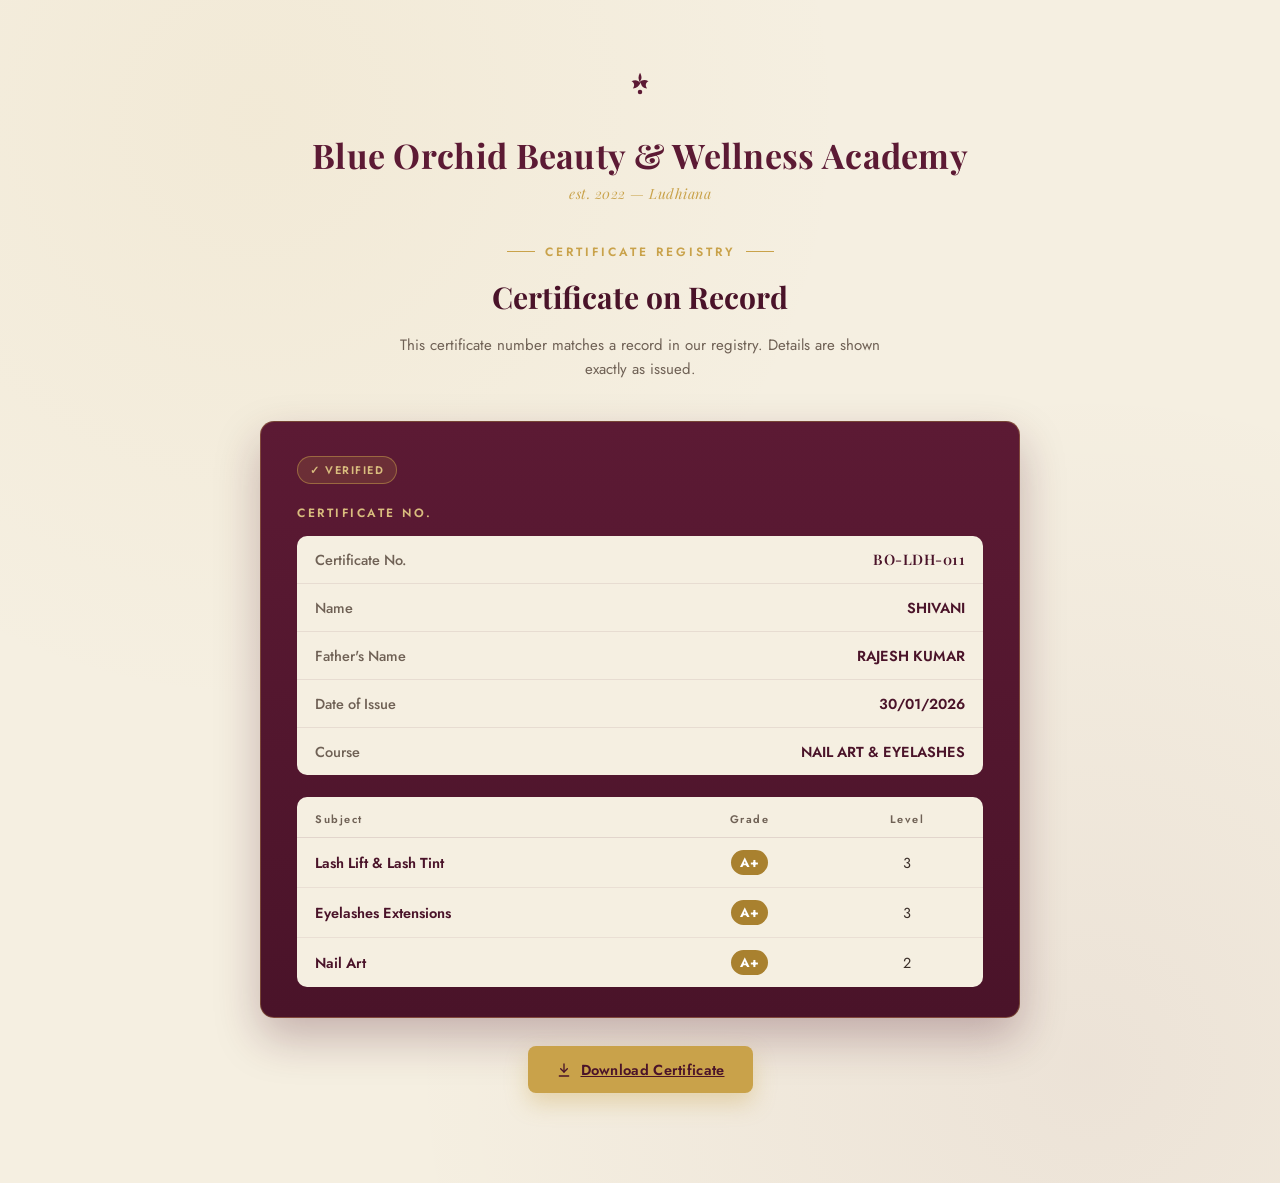
<file: certificates/BO-LDH-011.html>
<!DOCTYPE html>
<html lang="en">
<head>
<meta charset="UTF-8">
<title>Certificate Verification | Blue Orchid</title>
<link rel="preconnect" href="https://fonts.googleapis.com">
<link href="https://fonts.googleapis.com/css2?family=Playfair+Display:ital,wght@0,500;0,600;0,700;1,500&family=Jost:wght@400;500;600&display=swap" rel="stylesheet">
<style>
  :root {
    --cream: #f5efe1;
    --cream-2: #efe7d4;
    --maroon: #5c1a34;
    --maroon-deep: #4a1329;
    --gold: #c9a24a;
    --gold-soft: #d9bd7e;
    --ink: #3a2e28;
    --ink-soft: #6f6155;
  }

  * { box-sizing: border-box; }

  body {
    margin: 0;
    background: var(--cream);
    background-image:
      radial-gradient(circle at 20% 10%, rgba(201,162,74,0.07), transparent 40%),
      radial-gradient(circle at 85% 90%, rgba(92,26,52,0.06), transparent 45%);
    font-family: 'Jost', sans-serif;
    color: var(--ink);
    padding: 70px 20px 90px;
  }

  .page {
    max-width: 760px;
    margin: 0 auto;
    text-align: center;
  }

  .mark {
    width: 34px;
    height: 34px;
    margin: 0 auto 22px;
    color: var(--maroon);
  }

  h1.brand {
    font-family: 'Playfair Display', serif;
    font-weight: 700;
    font-size: 34px;
    color: var(--maroon);
    margin: 0 0 6px;
    letter-spacing: 0.3px;
  }

  .est {
    font-family: 'Playfair Display', serif;
    font-style: italic;
    font-size: 14px;
    color: var(--gold);
    letter-spacing: 0.5px;
    margin: 0 0 40px;
  }

  .eyebrow {
    font-size: 12px;
    letter-spacing: 3px;
    color: var(--gold);
    font-weight: 600;
    margin-bottom: 16px;
  }
  .eyebrow::before, .eyebrow::after {
    content: "";
    display: inline-block;
    width: 28px;
    height: 1px;
    background: var(--gold);
    vertical-align: middle;
    margin: 0 10px 3px;
  }

  h2.title {
    font-family: 'Playfair Display', serif;
    font-weight: 700;
    font-size: 30px;
    color: var(--maroon-deep);
    margin: 0 0 16px;
  }

  .lede {
    font-size: 15px;
    color: var(--ink-soft);
    max-width: 480px;
    margin: 0 auto 40px;
    line-height: 1.6;
  }

  .card {
    background: linear-gradient(180deg, var(--maroon) 0%, var(--maroon-deep) 100%);
    border-radius: 14px;
    padding: 34px 36px 30px;
    text-align: left;
    box-shadow: 0 20px 45px rgba(74, 19, 41, 0.28);
    border: 1px solid rgba(201,162,74,0.35);
  }

  .card-label {
    font-size: 12px;
    letter-spacing: 2.5px;
    color: var(--gold-soft);
    font-weight: 600;
    margin: 0 0 14px;
  }

  .found-badge {
    display: inline-flex;
    align-items: center;
    gap: 6px;
    background: rgba(201,162,74,0.16);
    border: 1px solid rgba(201,162,74,0.5);
    color: var(--gold-soft);
    font-size: 11px;
    letter-spacing: 1.5px;
    font-weight: 600;
    padding: 5px 12px;
    border-radius: 20px;
    margin-bottom: 20px;
  }

  .detail-panel {
    background: var(--cream);
    border-radius: 10px;
    overflow: hidden;
    margin-bottom: 22px;
  }

  .detail-row {
    display: flex;
    justify-content: space-between;
    padding: 13px 18px;
    border-bottom: 1px solid rgba(92,26,52,0.09);
    font-size: 14.5px;
    gap: 20px;
  }
  .detail-row:last-child { border-bottom: none; }
  .detail-row .k {
    color: var(--ink-soft);
    font-weight: 500;
    white-space: nowrap;
  }
  .detail-row .v {
    color: var(--maroon-deep);
    font-weight: 600;
    text-align: right;
  }
  .detail-row.certno .v {
    font-family: 'Playfair Display', serif;
    letter-spacing: 0.5px;
  }

  .subjects-panel {
    background: var(--cream);
    border-radius: 10px;
    overflow: hidden;
  }

  table.subjects {
    width: 100%;
    border-collapse: collapse;
  }
  table.subjects th {
    text-align: left;
    font-size: 11px;
    letter-spacing: 1.5px;
    color: var(--ink-soft);
    font-weight: 600;
    padding: 14px 18px 10px;
    border-bottom: 1px solid rgba(92,26,52,0.12);
  }
  table.subjects th:not(:first-child), table.subjects td:not(:first-child) {
    text-align: center;
  }
  table.subjects td {
    padding: 12px 18px;
    font-size: 14.5px;
    border-bottom: 1px solid rgba(92,26,52,0.07);
    color: var(--ink);
  }
  table.subjects tr:last-child td { border-bottom: none; }
  table.subjects td:first-child { font-weight: 600; color: var(--maroon-deep); }

  .grade-pill {
    display: inline-block;
    min-width: 26px;
    padding: 3px 9px;
    border-radius: 20px;
    font-weight: 700;
    font-size: 13px;
    color: #fff;
    background: var(--gold); /* default / A grade */
  }
  /* Grade pill color variants — edit these to change grade colors.
     Add class="grade-pill <letter>" to a pill to use one. */
  .grade-pill.plus { background: #a9812f; }  /* A+  — deep gold */
  .grade-pill.a    { background: #c9a24a; }  /* A   — gold */
  .grade-pill.b    { background: #8c7a5e; }  /* B   — bronze/taupe */
  .grade-pill.c    { background: #6f8c6e; }  /* C   — sage green */
  .grade-pill.d    { background: #c07a3e; }  /* D   — burnt orange */
  .grade-pill.f    { background: #8b2f2f; }  /* F   — deep red */

  .footnote {
    margin-top: 34px;
    font-size: 13px;
    color: var(--ink-soft);
    line-height: 1.7;
  }
  .footnote code {
    background: rgba(92,26,52,0.08);
    color: var(--maroon-deep);
    padding: 2px 7px;
    border-radius: 5px;
    font-size: 12.5px;
  }

  .download-btn {
    display: inline-flex;
    align-items: center;
    gap: 9px;
    margin-top: 28px;
    background: var(--gold);
    color: var(--maroon-deep);
    border: none;
    font-family: 'Jost', sans-serif;
    font-weight: 600;
    font-size: 14.5px;
    letter-spacing: 0.3px;
    padding: 13px 28px;
    border-radius: 8px;
    cursor: pointer;
    box-shadow: 0 10px 22px rgba(201,162,74,0.35);
    transition: transform 0.15s ease, box-shadow 0.15s ease, background 0.15s ease;
  }
  .download-btn:hover {
    background: var(--gold-soft);
    transform: translateY(-1px);
    box-shadow: 0 14px 26px rgba(201,162,74,0.4);
  }
  .download-btn:active { transform: translateY(0); }
  .download-btn svg { width: 16px; height: 16px; }

  @media print {
    body { padding: 0; background: #fff; }
    .footnote, .download-btn { display: none; }
    .card { box-shadow: none; }
  }
</style>
</head>
<body>

<div class="page">

  <svg class="mark" viewBox="0 0 24 24" fill="currentColor">
    <path d="M12 2c1.5 2.5 1.5 5-0.5 6.5C13.5 7 15.5 6.5 18 8c-2 1-2.5 3-1 5-2.5 0-4-1.5-4.5-4C11 11.5 9.5 13 7 13c1.5-2 1-4-1-5 2.5-1.5 4.5-1 6.5 1.5C10.5 7 10.5 4.5 12 2z"/>
    <circle cx="12" cy="15.5" r="1.6"/>
  </svg>

  <h1 class="brand">Blue Orchid Beauty &amp; Wellness Academy</h1>
  <p class="est">est. 2022 — Ludhiana</p>

  <p class="eyebrow">CERTIFICATE REGISTRY</p>
  <h2 class="title">Certificate on Record</h2>
  <p class="lede">This certificate number matches a record in our registry. Details are shown exactly as issued.</p>

  <div class="card" id="certCard">
    <span class="found-badge">&#10003; VERIFIED</span>
    <p class="card-label">CERTIFICATE NO.</p>

    <div class="detail-panel">
      <div class="detail-row certno"><span class="k">Certificate No.</span><span class="v">BO-LDH-011</span></div>
      <div class="detail-row"><span class="k">Name</span><span class="v">SHIVANI</span></div>
      <div class="detail-row"><span class="k">Father's Name</span><span class="v">RAJESH KUMAR</span></div>
      <div class="detail-row"><span class="k">Date of Issue</span><span class="v">30/01/2026</span></div>
      <div class="detail-row"><span class="k">Course</span><span class="v">NAIL ART &amp; EYELASHES</span></div>
    </div>

    <div class="subjects-panel">
      <table class="subjects">
        <thead>
          <tr>
            <th>Subject</th>
            <th>Grade</th>
            <th>Level</th>
          </tr>
        </thead>
        <tbody>
          <tr>
            <td>Lash Lift & Lash Tint</td>
            <td><span class="grade-pill plus">A+</span></td>
            <td>3</td>
          </tr>
          <tr>
            <td>Eyelashes Extensions</td>
            <td><span class="grade-pill plus">A+</span></td>
            <td>3</td>
          </tr>
          <tr>
            <td>Nail Art</td>
            <td><span class="grade-pill plus">A+</span></td>
            <td>2</td>
          </tr>
        </tbody>
      </table>
    </div>
  </div>

  <a class="download-btn" id="downloadBtn" href="BO-LDH-011.png" download="BO-LDH-011-certificate.png">
    <svg viewBox="0 0 24 24" fill="none" stroke="currentColor" stroke-width="2" stroke-linecap="round" stroke-linejoin="round">
      <path d="M12 3v12"/>
      <path d="M7 10l5 5 5-5"/>
      <path d="M5 21h14"/>
    </svg>
    <span id="downloadLabel">Download Certificate</span>
  </a>


</div>

</body>
</html>
</file>
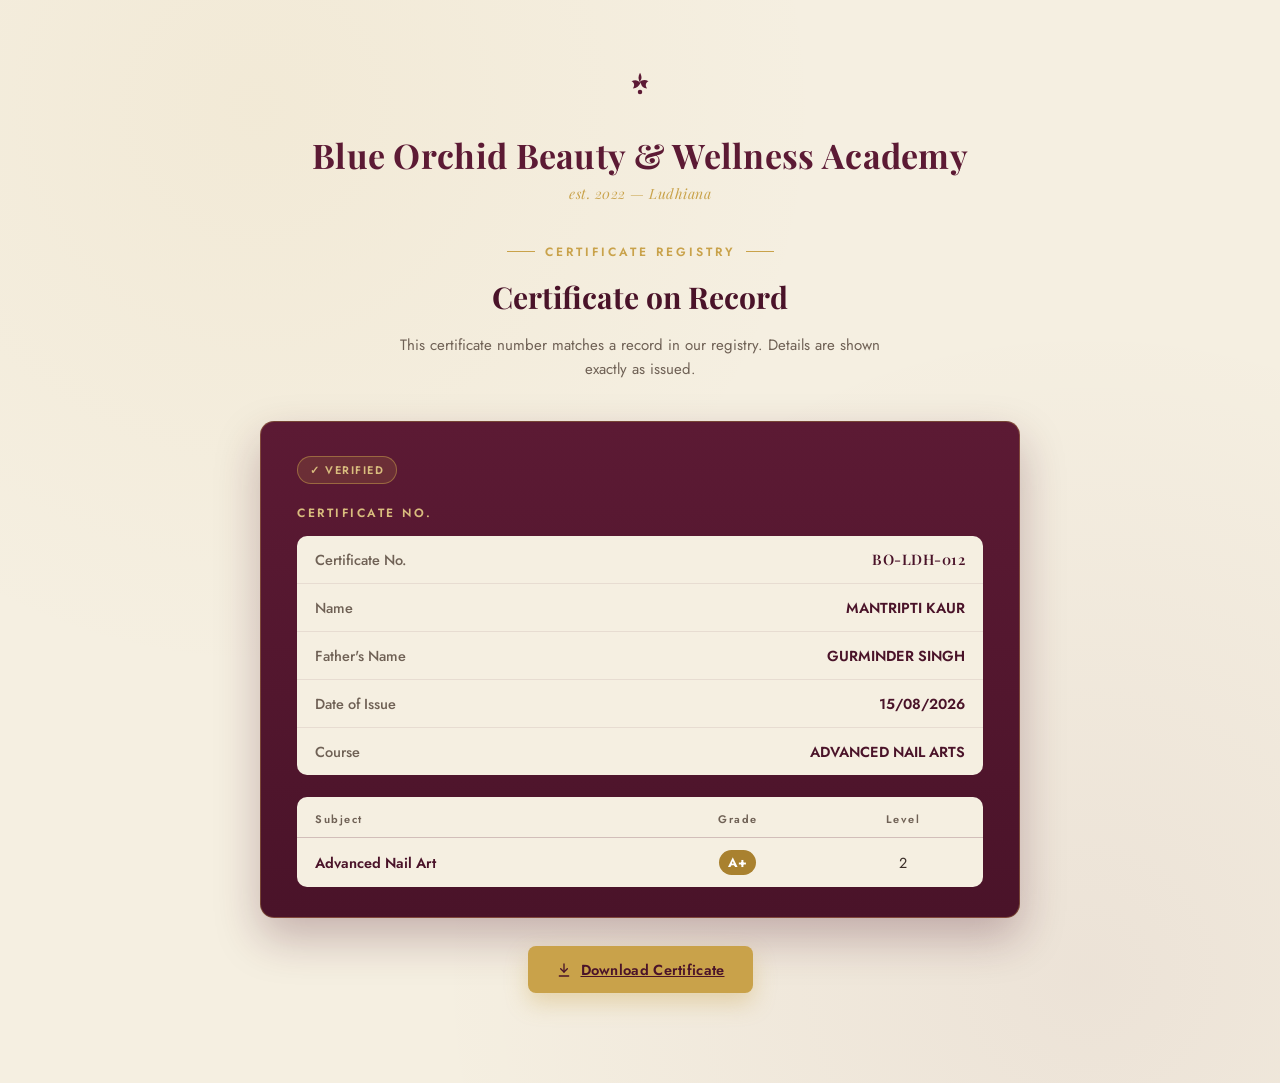
<file: certificates/BO-LDH-012.html>
<!DOCTYPE html>
<html lang="en">
<head>
<meta charset="UTF-8">
<title>Certificate Verification | Blue Orchid</title>
<link rel="preconnect" href="https://fonts.googleapis.com">
<link href="https://fonts.googleapis.com/css2?family=Playfair+Display:ital,wght@0,500;0,600;0,700;1,500&family=Jost:wght@400;500;600&display=swap" rel="stylesheet">
<style>
  :root {
    --cream: #f5efe1;
    --cream-2: #efe7d4;
    --maroon: #5c1a34;
    --maroon-deep: #4a1329;
    --gold: #c9a24a;
    --gold-soft: #d9bd7e;
    --ink: #3a2e28;
    --ink-soft: #6f6155;
  }

  * { box-sizing: border-box; }

  body {
    margin: 0;
    background: var(--cream);
    background-image:
      radial-gradient(circle at 20% 10%, rgba(201,162,74,0.07), transparent 40%),
      radial-gradient(circle at 85% 90%, rgba(92,26,52,0.06), transparent 45%);
    font-family: 'Jost', sans-serif;
    color: var(--ink);
    padding: 70px 20px 90px;
  }

  .page {
    max-width: 760px;
    margin: 0 auto;
    text-align: center;
  }

  .mark {
    width: 34px;
    height: 34px;
    margin: 0 auto 22px;
    color: var(--maroon);
  }

  h1.brand {
    font-family: 'Playfair Display', serif;
    font-weight: 700;
    font-size: 34px;
    color: var(--maroon);
    margin: 0 0 6px;
    letter-spacing: 0.3px;
  }

  .est {
    font-family: 'Playfair Display', serif;
    font-style: italic;
    font-size: 14px;
    color: var(--gold);
    letter-spacing: 0.5px;
    margin: 0 0 40px;
  }

  .eyebrow {
    font-size: 12px;
    letter-spacing: 3px;
    color: var(--gold);
    font-weight: 600;
    margin-bottom: 16px;
  }
  .eyebrow::before, .eyebrow::after {
    content: "";
    display: inline-block;
    width: 28px;
    height: 1px;
    background: var(--gold);
    vertical-align: middle;
    margin: 0 10px 3px;
  }

  h2.title {
    font-family: 'Playfair Display', serif;
    font-weight: 700;
    font-size: 30px;
    color: var(--maroon-deep);
    margin: 0 0 16px;
  }

  .lede {
    font-size: 15px;
    color: var(--ink-soft);
    max-width: 480px;
    margin: 0 auto 40px;
    line-height: 1.6;
  }

  .card {
    background: linear-gradient(180deg, var(--maroon) 0%, var(--maroon-deep) 100%);
    border-radius: 14px;
    padding: 34px 36px 30px;
    text-align: left;
    box-shadow: 0 20px 45px rgba(74, 19, 41, 0.28);
    border: 1px solid rgba(201,162,74,0.35);
  }

  .card-label {
    font-size: 12px;
    letter-spacing: 2.5px;
    color: var(--gold-soft);
    font-weight: 600;
    margin: 0 0 14px;
  }

  .found-badge {
    display: inline-flex;
    align-items: center;
    gap: 6px;
    background: rgba(201,162,74,0.16);
    border: 1px solid rgba(201,162,74,0.5);
    color: var(--gold-soft);
    font-size: 11px;
    letter-spacing: 1.5px;
    font-weight: 600;
    padding: 5px 12px;
    border-radius: 20px;
    margin-bottom: 20px;
  }

  .detail-panel {
    background: var(--cream);
    border-radius: 10px;
    overflow: hidden;
    margin-bottom: 22px;
  }

  .detail-row {
    display: flex;
    justify-content: space-between;
    padding: 13px 18px;
    border-bottom: 1px solid rgba(92,26,52,0.09);
    font-size: 14.5px;
    gap: 20px;
  }
  .detail-row:last-child { border-bottom: none; }
  .detail-row .k {
    color: var(--ink-soft);
    font-weight: 500;
    white-space: nowrap;
  }
  .detail-row .v {
    color: var(--maroon-deep);
    font-weight: 600;
    text-align: right;
  }
  .detail-row.certno .v {
    font-family: 'Playfair Display', serif;
    letter-spacing: 0.5px;
  }

  .subjects-panel {
    background: var(--cream);
    border-radius: 10px;
    overflow: hidden;
  }

  table.subjects {
    width: 100%;
    border-collapse: collapse;
  }
  table.subjects th {
    text-align: left;
    font-size: 11px;
    letter-spacing: 1.5px;
    color: var(--ink-soft);
    font-weight: 600;
    padding: 14px 18px 10px;
    border-bottom: 1px solid rgba(92,26,52,0.12);
  }
  table.subjects th:not(:first-child), table.subjects td:not(:first-child) {
    text-align: center;
  }
  table.subjects td {
    padding: 12px 18px;
    font-size: 14.5px;
    border-bottom: 1px solid rgba(92,26,52,0.07);
    color: var(--ink);
  }
  table.subjects tr:last-child td { border-bottom: none; }
  table.subjects td:first-child { font-weight: 600; color: var(--maroon-deep); }

  .grade-pill {
    display: inline-block;
    min-width: 26px;
    padding: 3px 9px;
    border-radius: 20px;
    font-weight: 700;
    font-size: 13px;
    color: #fff;
    background: var(--gold); /* default / A grade */
  }
  /* Grade pill color variants — edit these to change grade colors.
     Add class="grade-pill <letter>" to a pill to use one. */
  .grade-pill.plus { background: #a9812f; }  /* A+  — deep gold */
  .grade-pill.a    { background: #c9a24a; }  /* A   — gold */
  .grade-pill.b    { background: #8c7a5e; }  /* B   — bronze/taupe */
  .grade-pill.c    { background: #6f8c6e; }  /* C   — sage green */
  .grade-pill.d    { background: #c07a3e; }  /* D   — burnt orange */
  .grade-pill.f    { background: #8b2f2f; }  /* F   — deep red */

  .footnote {
    margin-top: 34px;
    font-size: 13px;
    color: var(--ink-soft);
    line-height: 1.7;
  }
  .footnote code {
    background: rgba(92,26,52,0.08);
    color: var(--maroon-deep);
    padding: 2px 7px;
    border-radius: 5px;
    font-size: 12.5px;
  }

  .download-btn {
    display: inline-flex;
    align-items: center;
    gap: 9px;
    margin-top: 28px;
    background: var(--gold);
    color: var(--maroon-deep);
    border: none;
    font-family: 'Jost', sans-serif;
    font-weight: 600;
    font-size: 14.5px;
    letter-spacing: 0.3px;
    padding: 13px 28px;
    border-radius: 8px;
    cursor: pointer;
    box-shadow: 0 10px 22px rgba(201,162,74,0.35);
    transition: transform 0.15s ease, box-shadow 0.15s ease, background 0.15s ease;
  }
  .download-btn:hover {
    background: var(--gold-soft);
    transform: translateY(-1px);
    box-shadow: 0 14px 26px rgba(201,162,74,0.4);
  }
  .download-btn:active { transform: translateY(0); }
  .download-btn svg { width: 16px; height: 16px; }

  @media print {
    body { padding: 0; background: #fff; }
    .footnote, .download-btn { display: none; }
    .card { box-shadow: none; }
  }
</style>
</head>
<body>

<div class="page">

  <svg class="mark" viewBox="0 0 24 24" fill="currentColor">
    <path d="M12 2c1.5 2.5 1.5 5-0.5 6.5C13.5 7 15.5 6.5 18 8c-2 1-2.5 3-1 5-2.5 0-4-1.5-4.5-4C11 11.5 9.5 13 7 13c1.5-2 1-4-1-5 2.5-1.5 4.5-1 6.5 1.5C10.5 7 10.5 4.5 12 2z"/>
    <circle cx="12" cy="15.5" r="1.6"/>
  </svg>

  <h1 class="brand">Blue Orchid Beauty &amp; Wellness Academy</h1>
  <p class="est">est. 2022 — Ludhiana</p>

  <p class="eyebrow">CERTIFICATE REGISTRY</p>
  <h2 class="title">Certificate on Record</h2>
  <p class="lede">This certificate number matches a record in our registry. Details are shown exactly as issued.</p>

  <div class="card" id="certCard">
    <span class="found-badge">&#10003; VERIFIED</span>
    <p class="card-label">CERTIFICATE NO.</p>

    <div class="detail-panel">
      <div class="detail-row certno"><span class="k">Certificate No.</span><span class="v">BO-LDH-012</span></div>
      <div class="detail-row"><span class="k">Name</span><span class="v">MANTRIPTI KAUR</span></div>
      <div class="detail-row"><span class="k">Father's Name</span><span class="v">GURMINDER SINGH</span></div>
      <div class="detail-row"><span class="k">Date of Issue</span><span class="v">15/08/2026</span></div>
      <div class="detail-row"><span class="k">Course</span><span class="v"> ADVANCED NAIL ARTS</span></div>
    </div>

    <div class="subjects-panel">
      <table class="subjects">
        <thead>
          <tr>
            <th>Subject</th>
            <th>Grade</th>
            <th>Level</th>
          </tr>
        </thead>
        <tbody>
          <tr>
            <td> Advanced Nail Art</td>
            <td><span class="grade-pill plus">A+</span></td>
            <td>2</td>
          </tr>
        </tbody>
      </table>
    </div>
  </div>

  <a class="download-btn" id="downloadBtn" href="BO-LDH-012.jpeg" download="BO-LDH-012-certificate.png">
    <svg viewBox="0 0 24 24" fill="none" stroke="currentColor" stroke-width="2" stroke-linecap="round" stroke-linejoin="round">
      <path d="M12 3v12"/>
      <path d="M7 10l5 5 5-5"/>
      <path d="M5 21h14"/>
    </svg>
    <span id="downloadLabel">Download Certificate</span>
  </a>


</div>

</body>
</html>
</file>
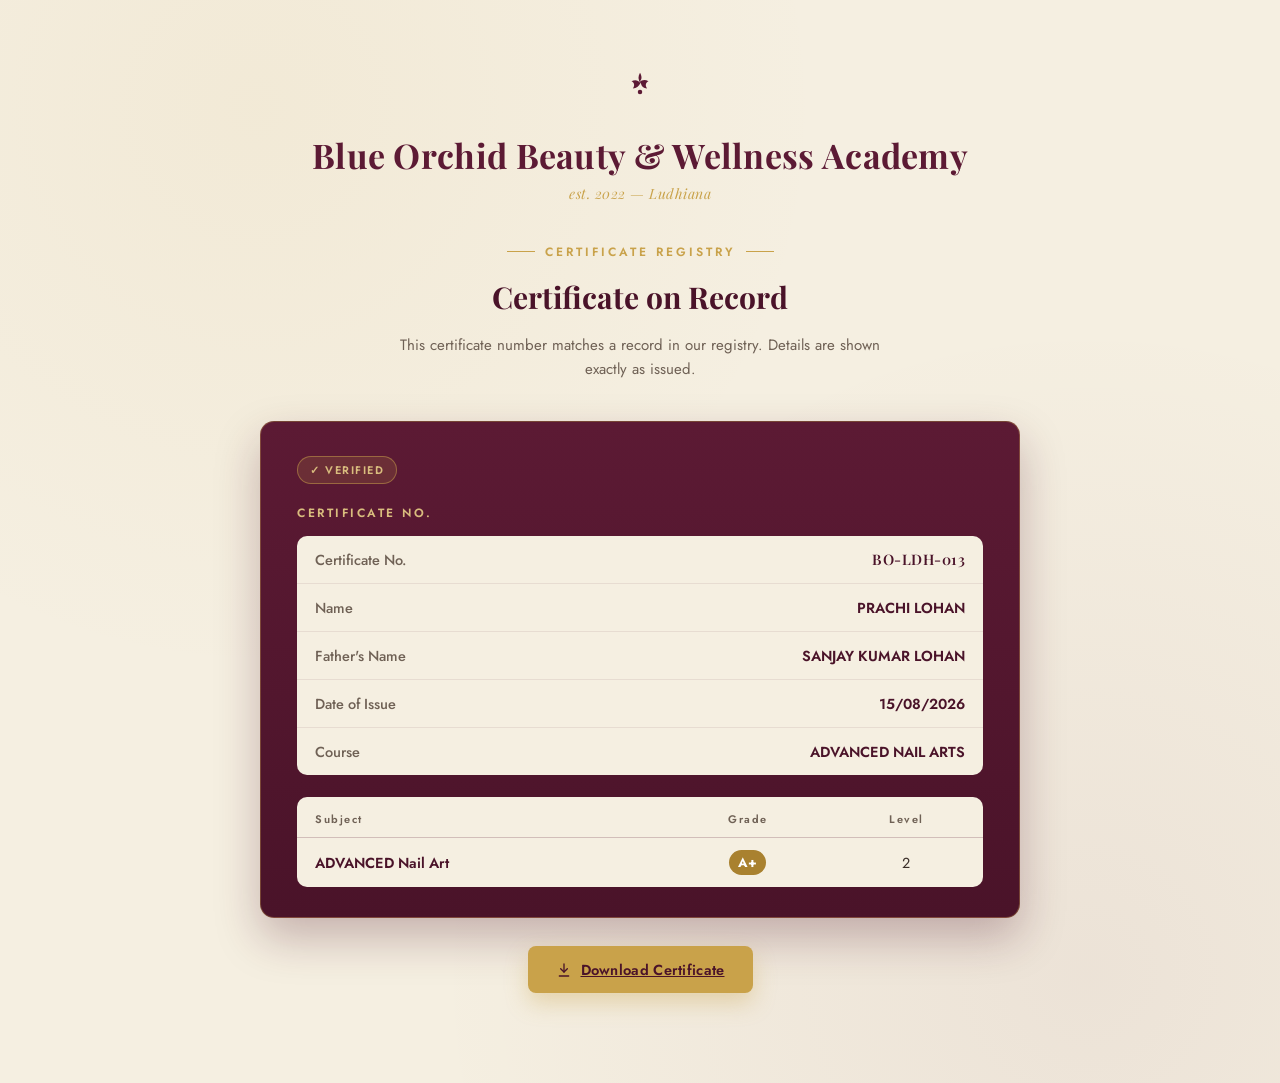
<file: certificates/BO-LDH-013.html>
<!DOCTYPE html>
<html lang="en">
<head>
<meta charset="UTF-8">
<title>Certificate Verification | Blue Orchid</title>
<link rel="preconnect" href="https://fonts.googleapis.com">
<link href="https://fonts.googleapis.com/css2?family=Playfair+Display:ital,wght@0,500;0,600;0,700;1,500&family=Jost:wght@400;500;600&display=swap" rel="stylesheet">
<style>
  :root {
    --cream: #f5efe1;
    --cream-2: #efe7d4;
    --maroon: #5c1a34;
    --maroon-deep: #4a1329;
    --gold: #c9a24a;
    --gold-soft: #d9bd7e;
    --ink: #3a2e28;
    --ink-soft: #6f6155;
  }

  * { box-sizing: border-box; }

  body {
    margin: 0;
    background: var(--cream);
    background-image:
      radial-gradient(circle at 20% 10%, rgba(201,162,74,0.07), transparent 40%),
      radial-gradient(circle at 85% 90%, rgba(92,26,52,0.06), transparent 45%);
    font-family: 'Jost', sans-serif;
    color: var(--ink);
    padding: 70px 20px 90px;
  }

  .page {
    max-width: 760px;
    margin: 0 auto;
    text-align: center;
  }

  .mark {
    width: 34px;
    height: 34px;
    margin: 0 auto 22px;
    color: var(--maroon);
  }

  h1.brand {
    font-family: 'Playfair Display', serif;
    font-weight: 700;
    font-size: 34px;
    color: var(--maroon);
    margin: 0 0 6px;
    letter-spacing: 0.3px;
  }

  .est {
    font-family: 'Playfair Display', serif;
    font-style: italic;
    font-size: 14px;
    color: var(--gold);
    letter-spacing: 0.5px;
    margin: 0 0 40px;
  }

  .eyebrow {
    font-size: 12px;
    letter-spacing: 3px;
    color: var(--gold);
    font-weight: 600;
    margin-bottom: 16px;
  }
  .eyebrow::before, .eyebrow::after {
    content: "";
    display: inline-block;
    width: 28px;
    height: 1px;
    background: var(--gold);
    vertical-align: middle;
    margin: 0 10px 3px;
  }

  h2.title {
    font-family: 'Playfair Display', serif;
    font-weight: 700;
    font-size: 30px;
    color: var(--maroon-deep);
    margin: 0 0 16px;
  }

  .lede {
    font-size: 15px;
    color: var(--ink-soft);
    max-width: 480px;
    margin: 0 auto 40px;
    line-height: 1.6;
  }

  .card {
    background: linear-gradient(180deg, var(--maroon) 0%, var(--maroon-deep) 100%);
    border-radius: 14px;
    padding: 34px 36px 30px;
    text-align: left;
    box-shadow: 0 20px 45px rgba(74, 19, 41, 0.28);
    border: 1px solid rgba(201,162,74,0.35);
  }

  .card-label {
    font-size: 12px;
    letter-spacing: 2.5px;
    color: var(--gold-soft);
    font-weight: 600;
    margin: 0 0 14px;
  }

  .found-badge {
    display: inline-flex;
    align-items: center;
    gap: 6px;
    background: rgba(201,162,74,0.16);
    border: 1px solid rgba(201,162,74,0.5);
    color: var(--gold-soft);
    font-size: 11px;
    letter-spacing: 1.5px;
    font-weight: 600;
    padding: 5px 12px;
    border-radius: 20px;
    margin-bottom: 20px;
  }

  .detail-panel {
    background: var(--cream);
    border-radius: 10px;
    overflow: hidden;
    margin-bottom: 22px;
  }

  .detail-row {
    display: flex;
    justify-content: space-between;
    padding: 13px 18px;
    border-bottom: 1px solid rgba(92,26,52,0.09);
    font-size: 14.5px;
    gap: 20px;
  }
  .detail-row:last-child { border-bottom: none; }
  .detail-row .k {
    color: var(--ink-soft);
    font-weight: 500;
    white-space: nowrap;
  }
  .detail-row .v {
    color: var(--maroon-deep);
    font-weight: 600;
    text-align: right;
  }
  .detail-row.certno .v {
    font-family: 'Playfair Display', serif;
    letter-spacing: 0.5px;
  }

  .subjects-panel {
    background: var(--cream);
    border-radius: 10px;
    overflow: hidden;
  }

  table.subjects {
    width: 100%;
    border-collapse: collapse;
  }
  table.subjects th {
    text-align: left;
    font-size: 11px;
    letter-spacing: 1.5px;
    color: var(--ink-soft);
    font-weight: 600;
    padding: 14px 18px 10px;
    border-bottom: 1px solid rgba(92,26,52,0.12);
  }
  table.subjects th:not(:first-child), table.subjects td:not(:first-child) {
    text-align: center;
  }
  table.subjects td {
    padding: 12px 18px;
    font-size: 14.5px;
    border-bottom: 1px solid rgba(92,26,52,0.07);
    color: var(--ink);
  }
  table.subjects tr:last-child td { border-bottom: none; }
  table.subjects td:first-child { font-weight: 600; color: var(--maroon-deep); }

  .grade-pill {
    display: inline-block;
    min-width: 26px;
    padding: 3px 9px;
    border-radius: 20px;
    font-weight: 700;
    font-size: 13px;
    color: #fff;
    background: var(--gold); /* default / A grade */
  }
  /* Grade pill color variants — edit these to change grade colors.
     Add class="grade-pill <letter>" to a pill to use one. */
  .grade-pill.plus { background: #a9812f; }  /* A+  — deep gold */
  .grade-pill.a    { background: #c9a24a; }  /* A   — gold */
  .grade-pill.b    { background: #8c7a5e; }  /* B   — bronze/taupe */
  .grade-pill.c    { background: #6f8c6e; }  /* C   — sage green */
  .grade-pill.d    { background: #c07a3e; }  /* D   — burnt orange */
  .grade-pill.f    { background: #8b2f2f; }  /* F   — deep red */

  .footnote {
    margin-top: 34px;
    font-size: 13px;
    color: var(--ink-soft);
    line-height: 1.7;
  }
  .footnote code {
    background: rgba(92,26,52,0.08);
    color: var(--maroon-deep);
    padding: 2px 7px;
    border-radius: 5px;
    font-size: 12.5px;
  }

  .download-btn {
    display: inline-flex;
    align-items: center;
    gap: 9px;
    margin-top: 28px;
    background: var(--gold);
    color: var(--maroon-deep);
    border: none;
    font-family: 'Jost', sans-serif;
    font-weight: 600;
    font-size: 14.5px;
    letter-spacing: 0.3px;
    padding: 13px 28px;
    border-radius: 8px;
    cursor: pointer;
    box-shadow: 0 10px 22px rgba(201,162,74,0.35);
    transition: transform 0.15s ease, box-shadow 0.15s ease, background 0.15s ease;
  }
  .download-btn:hover {
    background: var(--gold-soft);
    transform: translateY(-1px);
    box-shadow: 0 14px 26px rgba(201,162,74,0.4);
  }
  .download-btn:active { transform: translateY(0); }
  .download-btn svg { width: 16px; height: 16px; }

  @media print {
    body { padding: 0; background: #fff; }
    .footnote, .download-btn { display: none; }
    .card { box-shadow: none; }
  }
</style>
</head>
<body>

<div class="page">

  <svg class="mark" viewBox="0 0 24 24" fill="currentColor">
    <path d="M12 2c1.5 2.5 1.5 5-0.5 6.5C13.5 7 15.5 6.5 18 8c-2 1-2.5 3-1 5-2.5 0-4-1.5-4.5-4C11 11.5 9.5 13 7 13c1.5-2 1-4-1-5 2.5-1.5 4.5-1 6.5 1.5C10.5 7 10.5 4.5 12 2z"/>
    <circle cx="12" cy="15.5" r="1.6"/>
  </svg>

  <h1 class="brand">Blue Orchid Beauty &amp; Wellness Academy</h1>
  <p class="est">est. 2022 — Ludhiana</p>

  <p class="eyebrow">CERTIFICATE REGISTRY</p>
  <h2 class="title">Certificate on Record</h2>
  <p class="lede">This certificate number matches a record in our registry. Details are shown exactly as issued.</p>

  <div class="card" id="certCard">
    <span class="found-badge">&#10003; VERIFIED</span>
    <p class="card-label">CERTIFICATE NO.</p>

    <div class="detail-panel">
      <div class="detail-row certno"><span class="k">Certificate No.</span><span class="v">BO-LDH-013</span></div>
      <div class="detail-row"><span class="k">Name</span><span class="v">PRACHI LOHAN</span></div>
      <div class="detail-row"><span class="k">Father's Name</span><span class="v">SANJAY KUMAR LOHAN</span></div>
      <div class="detail-row"><span class="k">Date of Issue</span><span class="v">15/08/2026</span></div>
      <div class="detail-row"><span class="k">Course</span><span class="v"> ADVANCED NAIL ARTS</span></div>
    </div>

    <div class="subjects-panel">
      <table class="subjects">
        <thead>
          <tr>
            <th>Subject</th>
            <th>Grade</th>
            <th>Level</th>
          </tr>
        </thead>
        <tbody>
          <tr>
            <td> ADVANCED Nail Art</td>
            <td><span class="grade-pill plus">A+</span></td>
            <td>2</td>
          </tr>
        </tbody>
      </table>
    </div>
  </div>

  <a class="download-btn" id="downloadBtn" href="BO-LDH-013.jpeg" download="BO-LDH-013-certificate.png">
    <svg viewBox="0 0 24 24" fill="none" stroke="currentColor" stroke-width="2" stroke-linecap="round" stroke-linejoin="round">
      <path d="M12 3v12"/>
      <path d="M7 10l5 5 5-5"/>
      <path d="M5 21h14"/>
    </svg>
    <span id="downloadLabel">Download Certificate</span>
  </a>


</div>

</body>
</html>
</file>
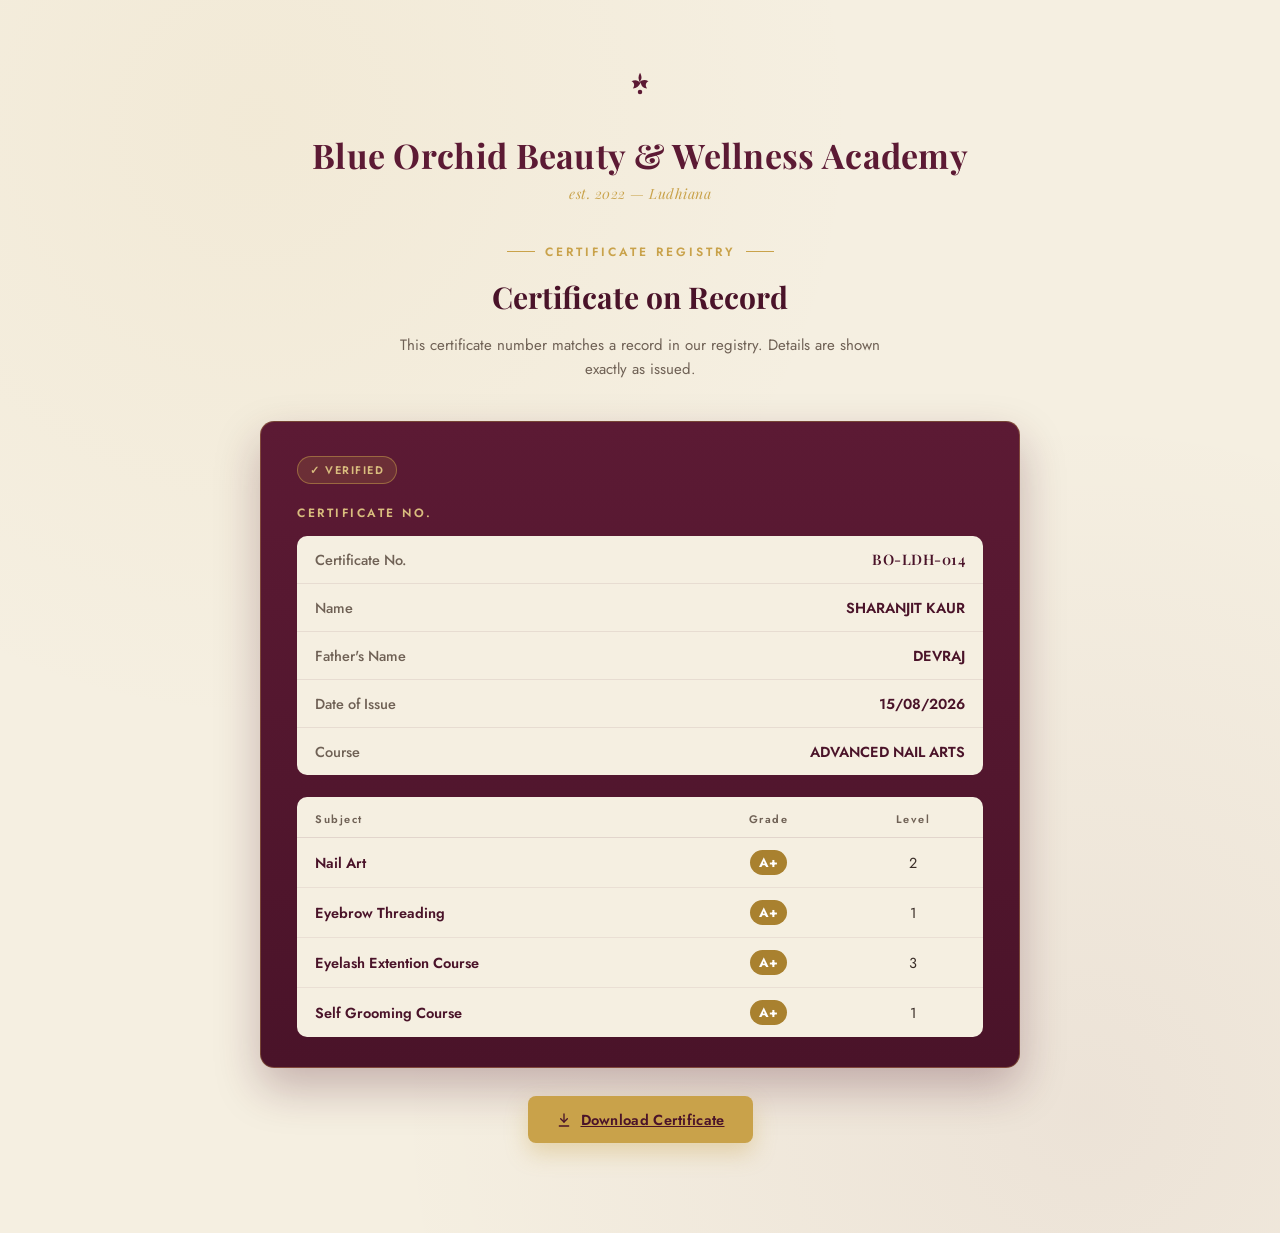
<file: certificates/BO-LDH-014.html>
<!DOCTYPE html>
<html lang="en">
<head>
<meta charset="UTF-8">
<title>Certificate Verification | Blue Orchid</title>
<link rel="preconnect" href="https://fonts.googleapis.com">
<link href="https://fonts.googleapis.com/css2?family=Playfair+Display:ital,wght@0,500;0,600;0,700;1,500&family=Jost:wght@400;500;600&display=swap" rel="stylesheet">
<style>
  :root {
    --cream: #f5efe1;
    --cream-2: #efe7d4;
    --maroon: #5c1a34;
    --maroon-deep: #4a1329;
    --gold: #c9a24a;
    --gold-soft: #d9bd7e;
    --ink: #3a2e28;
    --ink-soft: #6f6155;
  }

  * { box-sizing: border-box; }

  body {
    margin: 0;
    background: var(--cream);
    background-image:
      radial-gradient(circle at 20% 10%, rgba(201,162,74,0.07), transparent 40%),
      radial-gradient(circle at 85% 90%, rgba(92,26,52,0.06), transparent 45%);
    font-family: 'Jost', sans-serif;
    color: var(--ink);
    padding: 70px 20px 90px;
  }

  .page {
    max-width: 760px;
    margin: 0 auto;
    text-align: center;
  }

  .mark {
    width: 34px;
    height: 34px;
    margin: 0 auto 22px;
    color: var(--maroon);
  }

  h1.brand {
    font-family: 'Playfair Display', serif;
    font-weight: 700;
    font-size: 34px;
    color: var(--maroon);
    margin: 0 0 6px;
    letter-spacing: 0.3px;
  }

  .est {
    font-family: 'Playfair Display', serif;
    font-style: italic;
    font-size: 14px;
    color: var(--gold);
    letter-spacing: 0.5px;
    margin: 0 0 40px;
  }

  .eyebrow {
    font-size: 12px;
    letter-spacing: 3px;
    color: var(--gold);
    font-weight: 600;
    margin-bottom: 16px;
  }
  .eyebrow::before, .eyebrow::after {
    content: "";
    display: inline-block;
    width: 28px;
    height: 1px;
    background: var(--gold);
    vertical-align: middle;
    margin: 0 10px 3px;
  }

  h2.title {
    font-family: 'Playfair Display', serif;
    font-weight: 700;
    font-size: 30px;
    color: var(--maroon-deep);
    margin: 0 0 16px;
  }

  .lede {
    font-size: 15px;
    color: var(--ink-soft);
    max-width: 480px;
    margin: 0 auto 40px;
    line-height: 1.6;
  }

  .card {
    background: linear-gradient(180deg, var(--maroon) 0%, var(--maroon-deep) 100%);
    border-radius: 14px;
    padding: 34px 36px 30px;
    text-align: left;
    box-shadow: 0 20px 45px rgba(74, 19, 41, 0.28);
    border: 1px solid rgba(201,162,74,0.35);
  }

  .card-label {
    font-size: 12px;
    letter-spacing: 2.5px;
    color: var(--gold-soft);
    font-weight: 600;
    margin: 0 0 14px;
  }

  .found-badge {
    display: inline-flex;
    align-items: center;
    gap: 6px;
    background: rgba(201,162,74,0.16);
    border: 1px solid rgba(201,162,74,0.5);
    color: var(--gold-soft);
    font-size: 11px;
    letter-spacing: 1.5px;
    font-weight: 600;
    padding: 5px 12px;
    border-radius: 20px;
    margin-bottom: 20px;
  }

  .detail-panel {
    background: var(--cream);
    border-radius: 10px;
    overflow: hidden;
    margin-bottom: 22px;
  }

  .detail-row {
    display: flex;
    justify-content: space-between;
    padding: 13px 18px;
    border-bottom: 1px solid rgba(92,26,52,0.09);
    font-size: 14.5px;
    gap: 20px;
  }
  .detail-row:last-child { border-bottom: none; }
  .detail-row .k {
    color: var(--ink-soft);
    font-weight: 500;
    white-space: nowrap;
  }
  .detail-row .v {
    color: var(--maroon-deep);
    font-weight: 600;
    text-align: right;
  }
  .detail-row.certno .v {
    font-family: 'Playfair Display', serif;
    letter-spacing: 0.5px;
  }

  .subjects-panel {
    background: var(--cream);
    border-radius: 10px;
    overflow: hidden;
  }

  table.subjects {
    width: 100%;
    border-collapse: collapse;
  }
  table.subjects th {
    text-align: left;
    font-size: 11px;
    letter-spacing: 1.5px;
    color: var(--ink-soft);
    font-weight: 600;
    padding: 14px 18px 10px;
    border-bottom: 1px solid rgba(92,26,52,0.12);
  }
  table.subjects th:not(:first-child), table.subjects td:not(:first-child) {
    text-align: center;
  }
  table.subjects td {
    padding: 12px 18px;
    font-size: 14.5px;
    border-bottom: 1px solid rgba(92,26,52,0.07);
    color: var(--ink);
  }
  table.subjects tr:last-child td { border-bottom: none; }
  table.subjects td:first-child { font-weight: 600; color: var(--maroon-deep); }

  .grade-pill {
    display: inline-block;
    min-width: 26px;
    padding: 3px 9px;
    border-radius: 20px;
    font-weight: 700;
    font-size: 13px;
    color: #fff;
    background: var(--gold); /* default / A grade */
  }
  /* Grade pill color variants — edit these to change grade colors.
     Add class="grade-pill <letter>" to a pill to use one. */
  .grade-pill.plus { background: #a9812f; }  /* A+  — deep gold */
  .grade-pill.a    { background: #c9a24a; }  /* A   — gold */
  .grade-pill.b    { background: #8c7a5e; }  /* B   — bronze/taupe */
  .grade-pill.c    { background: #6f8c6e; }  /* C   — sage green */
  .grade-pill.d    { background: #c07a3e; }  /* D   — burnt orange */
  .grade-pill.f    { background: #8b2f2f; }  /* F   — deep red */

  .footnote {
    margin-top: 34px;
    font-size: 13px;
    color: var(--ink-soft);
    line-height: 1.7;
  }
  .footnote code {
    background: rgba(92,26,52,0.08);
    color: var(--maroon-deep);
    padding: 2px 7px;
    border-radius: 5px;
    font-size: 12.5px;
  }

  .download-btn {
    display: inline-flex;
    align-items: center;
    gap: 9px;
    margin-top: 28px;
    background: var(--gold);
    color: var(--maroon-deep);
    border: none;
    font-family: 'Jost', sans-serif;
    font-weight: 600;
    font-size: 14.5px;
    letter-spacing: 0.3px;
    padding: 13px 28px;
    border-radius: 8px;
    cursor: pointer;
    box-shadow: 0 10px 22px rgba(201,162,74,0.35);
    transition: transform 0.15s ease, box-shadow 0.15s ease, background 0.15s ease;
  }
  .download-btn:hover {
    background: var(--gold-soft);
    transform: translateY(-1px);
    box-shadow: 0 14px 26px rgba(201,162,74,0.4);
  }
  .download-btn:active { transform: translateY(0); }
  .download-btn svg { width: 16px; height: 16px; }

  @media print {
    body { padding: 0; background: #fff; }
    .footnote, .download-btn { display: none; }
    .card { box-shadow: none; }
  }
</style>
</head>
<body>

<div class="page">

  <svg class="mark" viewBox="0 0 24 24" fill="currentColor">
    <path d="M12 2c1.5 2.5 1.5 5-0.5 6.5C13.5 7 15.5 6.5 18 8c-2 1-2.5 3-1 5-2.5 0-4-1.5-4.5-4C11 11.5 9.5 13 7 13c1.5-2 1-4-1-5 2.5-1.5 4.5-1 6.5 1.5C10.5 7 10.5 4.5 12 2z"/>
    <circle cx="12" cy="15.5" r="1.6"/>
  </svg>

  <h1 class="brand">Blue Orchid Beauty &amp; Wellness Academy</h1>
  <p class="est">est. 2022 — Ludhiana</p>

  <p class="eyebrow">CERTIFICATE REGISTRY</p>
  <h2 class="title">Certificate on Record</h2>
  <p class="lede">This certificate number matches a record in our registry. Details are shown exactly as issued.</p>

  <div class="card" id="certCard">
    <span class="found-badge">&#10003; VERIFIED</span>
    <p class="card-label">CERTIFICATE NO.</p>

    <div class="detail-panel">
      <div class="detail-row certno"><span class="k">Certificate No.</span><span class="v">BO-LDH-014</span></div>
      <div class="detail-row"><span class="k">Name</span><span class="v">SHARANJIT KAUR</span></div>
      <div class="detail-row"><span class="k">Father's Name</span><span class="v">DEVRAJ  </span></div>
      <div class="detail-row"><span class="k">Date of Issue</span><span class="v">15/08/2026</span></div>
      <div class="detail-row"><span class="k">Course</span><span class="v"> ADVANCED NAIL ARTS</span></div>
    </div>

    <div class="subjects-panel">
      <table class="subjects">
        <thead>
          <tr>
            <th>Subject</th>
            <th>Grade</th>
            <th>Level</th>
          </tr>
        </thead>
        <tbody>
          <tr>
            <td>Nail Art</td>
            <td><span class="grade-pill plus">A+</span></td>
            <td>2</td>
          </tr>
          <tr>
            <td>Eyebrow Threading</td>
            <td><span class="grade-pill plus">A+</span></td>
            <td>1</td>
          </tr>
          <tr>
            <td>Eyelash Extention Course</td>
            <td><span class="grade-pill plus">A+</span></td>
            <td>3</td>
          </tr>
          <tr>
            <td>Self Grooming Course</td>
            <td><span class="grade-pill plus">A+</span></td>
            <td>1</td>
          </tr>
        </tbody>
      </table>
    </div>
  </div>

  <a class="download-btn" id="downloadBtn" href="BO-LDH-014.jpeg" download="BO-LDH-014-certificate.png">
    <svg viewBox="0 0 24 24" fill="none" stroke="currentColor" stroke-width="2" stroke-linecap="round" stroke-linejoin="round">
      <path d="M12 3v12"/>
      <path d="M7 10l5 5 5-5"/>
      <path d="M5 21h14"/>
    </svg>
    <span id="downloadLabel">Download Certificate</span>
  </a>


</div>

</body>
</html>
</file>
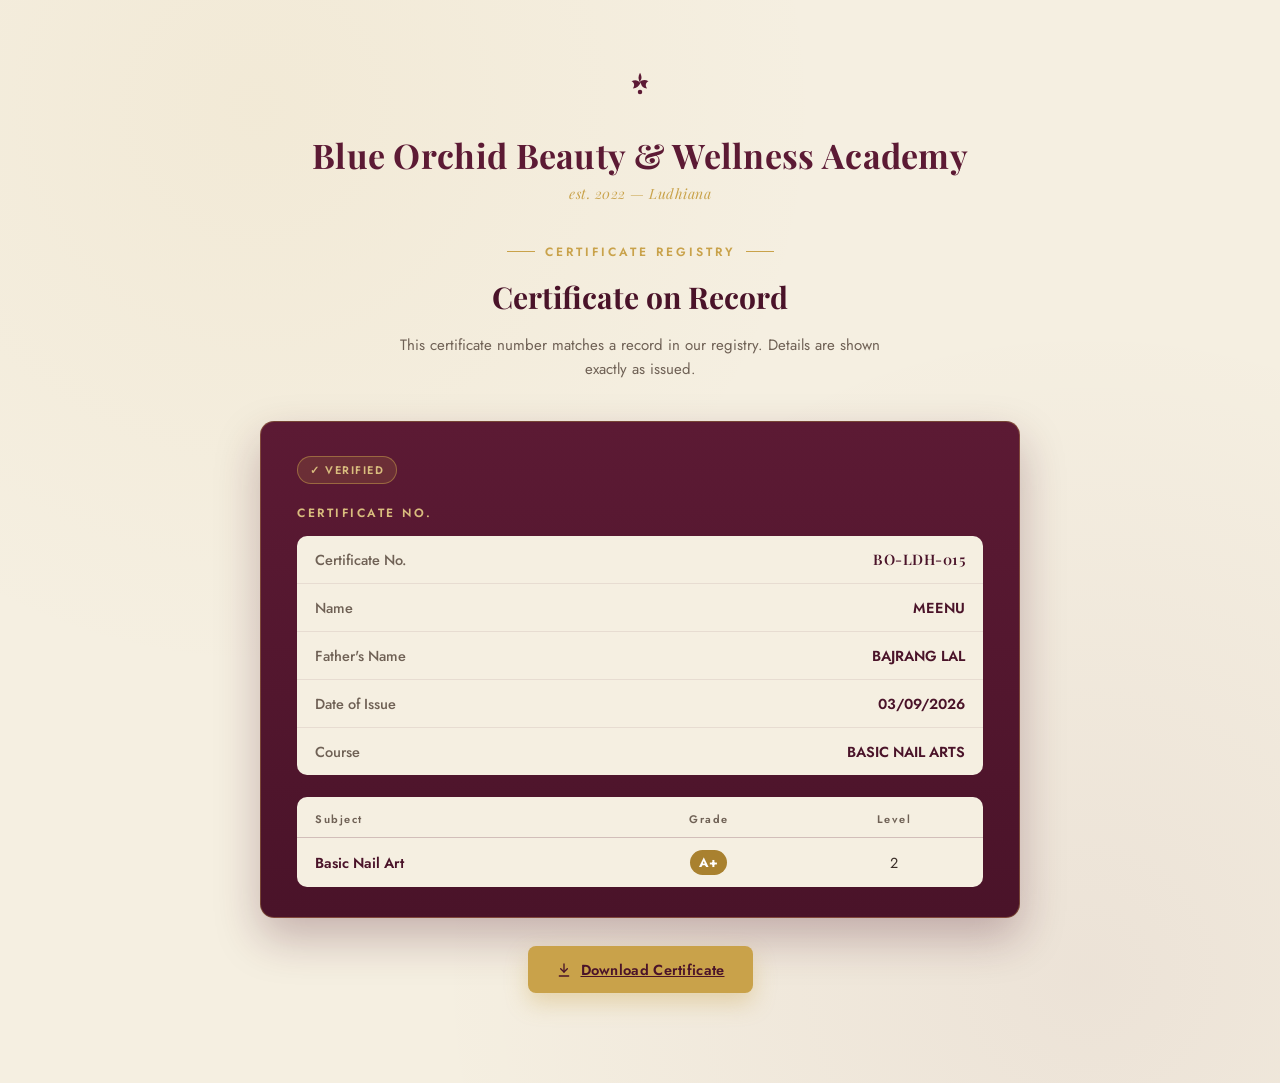
<file: certificates/BO-LDH-015.html>
<!DOCTYPE html>
<html lang="en">
<head>
<meta charset="UTF-8">
<title>Certificate Verification | Blue Orchid</title>
<link rel="preconnect" href="https://fonts.googleapis.com">
<link href="https://fonts.googleapis.com/css2?family=Playfair+Display:ital,wght@0,500;0,600;0,700;1,500&family=Jost:wght@400;500;600&display=swap" rel="stylesheet">
<style>
  :root {
    --cream: #f5efe1;
    --cream-2: #efe7d4;
    --maroon: #5c1a34;
    --maroon-deep: #4a1329;
    --gold: #c9a24a;
    --gold-soft: #d9bd7e;
    --ink: #3a2e28;
    --ink-soft: #6f6155;
  }

  * { box-sizing: border-box; }

  body {
    margin: 0;
    background: var(--cream);
    background-image:
      radial-gradient(circle at 20% 10%, rgba(201,162,74,0.07), transparent 40%),
      radial-gradient(circle at 85% 90%, rgba(92,26,52,0.06), transparent 45%);
    font-family: 'Jost', sans-serif;
    color: var(--ink);
    padding: 70px 20px 90px;
  }

  .page {
    max-width: 760px;
    margin: 0 auto;
    text-align: center;
  }

  .mark {
    width: 34px;
    height: 34px;
    margin: 0 auto 22px;
    color: var(--maroon);
  }

  h1.brand {
    font-family: 'Playfair Display', serif;
    font-weight: 700;
    font-size: 34px;
    color: var(--maroon);
    margin: 0 0 6px;
    letter-spacing: 0.3px;
  }

  .est {
    font-family: 'Playfair Display', serif;
    font-style: italic;
    font-size: 14px;
    color: var(--gold);
    letter-spacing: 0.5px;
    margin: 0 0 40px;
  }

  .eyebrow {
    font-size: 12px;
    letter-spacing: 3px;
    color: var(--gold);
    font-weight: 600;
    margin-bottom: 16px;
  }
  .eyebrow::before, .eyebrow::after {
    content: "";
    display: inline-block;
    width: 28px;
    height: 1px;
    background: var(--gold);
    vertical-align: middle;
    margin: 0 10px 3px;
  }

  h2.title {
    font-family: 'Playfair Display', serif;
    font-weight: 700;
    font-size: 30px;
    color: var(--maroon-deep);
    margin: 0 0 16px;
  }

  .lede {
    font-size: 15px;
    color: var(--ink-soft);
    max-width: 480px;
    margin: 0 auto 40px;
    line-height: 1.6;
  }

  .card {
    background: linear-gradient(180deg, var(--maroon) 0%, var(--maroon-deep) 100%);
    border-radius: 14px;
    padding: 34px 36px 30px;
    text-align: left;
    box-shadow: 0 20px 45px rgba(74, 19, 41, 0.28);
    border: 1px solid rgba(201,162,74,0.35);
  }

  .card-label {
    font-size: 12px;
    letter-spacing: 2.5px;
    color: var(--gold-soft);
    font-weight: 600;
    margin: 0 0 14px;
  }

  .found-badge {
    display: inline-flex;
    align-items: center;
    gap: 6px;
    background: rgba(201,162,74,0.16);
    border: 1px solid rgba(201,162,74,0.5);
    color: var(--gold-soft);
    font-size: 11px;
    letter-spacing: 1.5px;
    font-weight: 600;
    padding: 5px 12px;
    border-radius: 20px;
    margin-bottom: 20px;
  }

  .detail-panel {
    background: var(--cream);
    border-radius: 10px;
    overflow: hidden;
    margin-bottom: 22px;
  }

  .detail-row {
    display: flex;
    justify-content: space-between;
    padding: 13px 18px;
    border-bottom: 1px solid rgba(92,26,52,0.09);
    font-size: 14.5px;
    gap: 20px;
  }
  .detail-row:last-child { border-bottom: none; }
  .detail-row .k {
    color: var(--ink-soft);
    font-weight: 500;
    white-space: nowrap;
  }
  .detail-row .v {
    color: var(--maroon-deep);
    font-weight: 600;
    text-align: right;
  }
  .detail-row.certno .v {
    font-family: 'Playfair Display', serif;
    letter-spacing: 0.5px;
  }

  .subjects-panel {
    background: var(--cream);
    border-radius: 10px;
    overflow: hidden;
  }

  table.subjects {
    width: 100%;
    border-collapse: collapse;
  }
  table.subjects th {
    text-align: left;
    font-size: 11px;
    letter-spacing: 1.5px;
    color: var(--ink-soft);
    font-weight: 600;
    padding: 14px 18px 10px;
    border-bottom: 1px solid rgba(92,26,52,0.12);
  }
  table.subjects th:not(:first-child), table.subjects td:not(:first-child) {
    text-align: center;
  }
  table.subjects td {
    padding: 12px 18px;
    font-size: 14.5px;
    border-bottom: 1px solid rgba(92,26,52,0.07);
    color: var(--ink);
  }
  table.subjects tr:last-child td { border-bottom: none; }
  table.subjects td:first-child { font-weight: 600; color: var(--maroon-deep); }

  .grade-pill {
    display: inline-block;
    min-width: 26px;
    padding: 3px 9px;
    border-radius: 20px;
    font-weight: 700;
    font-size: 13px;
    color: #fff;
    background: var(--gold); /* default / A grade */
  }
  /* Grade pill color variants — edit these to change grade colors.
     Add class="grade-pill <letter>" to a pill to use one. */
  .grade-pill.plus { background: #a9812f; }  /* A+  — deep gold */
  .grade-pill.a    { background: #c9a24a; }  /* A   — gold */
  .grade-pill.b    { background: #8c7a5e; }  /* B   — bronze/taupe */
  .grade-pill.c    { background: #6f8c6e; }  /* C   — sage green */
  .grade-pill.d    { background: #c07a3e; }  /* D   — burnt orange */
  .grade-pill.f    { background: #8b2f2f; }  /* F   — deep red */

  .footnote {
    margin-top: 34px;
    font-size: 13px;
    color: var(--ink-soft);
    line-height: 1.7;
  }
  .footnote code {
    background: rgba(92,26,52,0.08);
    color: var(--maroon-deep);
    padding: 2px 7px;
    border-radius: 5px;
    font-size: 12.5px;
  }

  .download-btn {
    display: inline-flex;
    align-items: center;
    gap: 9px;
    margin-top: 28px;
    background: var(--gold);
    color: var(--maroon-deep);
    border: none;
    font-family: 'Jost', sans-serif;
    font-weight: 600;
    font-size: 14.5px;
    letter-spacing: 0.3px;
    padding: 13px 28px;
    border-radius: 8px;
    cursor: pointer;
    box-shadow: 0 10px 22px rgba(201,162,74,0.35);
    transition: transform 0.15s ease, box-shadow 0.15s ease, background 0.15s ease;
  }
  .download-btn:hover {
    background: var(--gold-soft);
    transform: translateY(-1px);
    box-shadow: 0 14px 26px rgba(201,162,74,0.4);
  }
  .download-btn:active { transform: translateY(0); }
  .download-btn svg { width: 16px; height: 16px; }

  @media print {
    body { padding: 0; background: #fff; }
    .footnote, .download-btn { display: none; }
    .card { box-shadow: none; }
  }
</style>
</head>
<body>

<div class="page">

  <svg class="mark" viewBox="0 0 24 24" fill="currentColor">
    <path d="M12 2c1.5 2.5 1.5 5-0.5 6.5C13.5 7 15.5 6.5 18 8c-2 1-2.5 3-1 5-2.5 0-4-1.5-4.5-4C11 11.5 9.5 13 7 13c1.5-2 1-4-1-5 2.5-1.5 4.5-1 6.5 1.5C10.5 7 10.5 4.5 12 2z"/>
    <circle cx="12" cy="15.5" r="1.6"/>
  </svg>

  <h1 class="brand">Blue Orchid Beauty &amp; Wellness Academy</h1>
  <p class="est">est. 2022 — Ludhiana</p>

  <p class="eyebrow">CERTIFICATE REGISTRY</p>
  <h2 class="title">Certificate on Record</h2>
  <p class="lede">This certificate number matches a record in our registry. Details are shown exactly as issued.</p>

  <div class="card" id="certCard">
    <span class="found-badge">&#10003; VERIFIED</span>
    <p class="card-label">CERTIFICATE NO.</p>

    <div class="detail-panel">
      <div class="detail-row certno"><span class="k">Certificate No.</span><span class="v">BO-LDH-015</span></div>
      <div class="detail-row"><span class="k">Name</span><span class="v">MEENU</span></div>
      <div class="detail-row"><span class="k">Father's Name</span><span class="v">BAJRANG LAL</span></div>
      <div class="detail-row"><span class="k">Date of Issue</span><span class="v">03/09/2026</span></div>
      <div class="detail-row"><span class="k">Course</span><span class="v">BASIC NAIL ARTS</span></div>
    </div>

    <div class="subjects-panel">
      <table class="subjects">
        <thead>
          <tr>
            <th>Subject</th>
            <th>Grade</th>
            <th>Level</th>
          </tr>
        </thead>
        <tbody>
          <tr>
            <td>Basic Nail Art</td>
            <td><span class="grade-pill plus">A+</span></td>
            <td>2</td>
          </tr>
 
        </tbody>
      </table>
    </div>
  </div>

  <a class="download-btn" id="downloadBtn" href="BO-LDH-015.png" download="BO-LDH-015-certificate.png">
    <svg viewBox="0 0 24 24" fill="none" stroke="currentColor" stroke-width="2" stroke-linecap="round" stroke-linejoin="round">
      <path d="M12 3v12"/>
      <path d="M7 10l5 5 5-5"/>
      <path d="M5 21h14"/>
    </svg>
    <span id="downloadLabel">Download Certificate</span>
  </a>


</div>

</body>
</html>
</file>
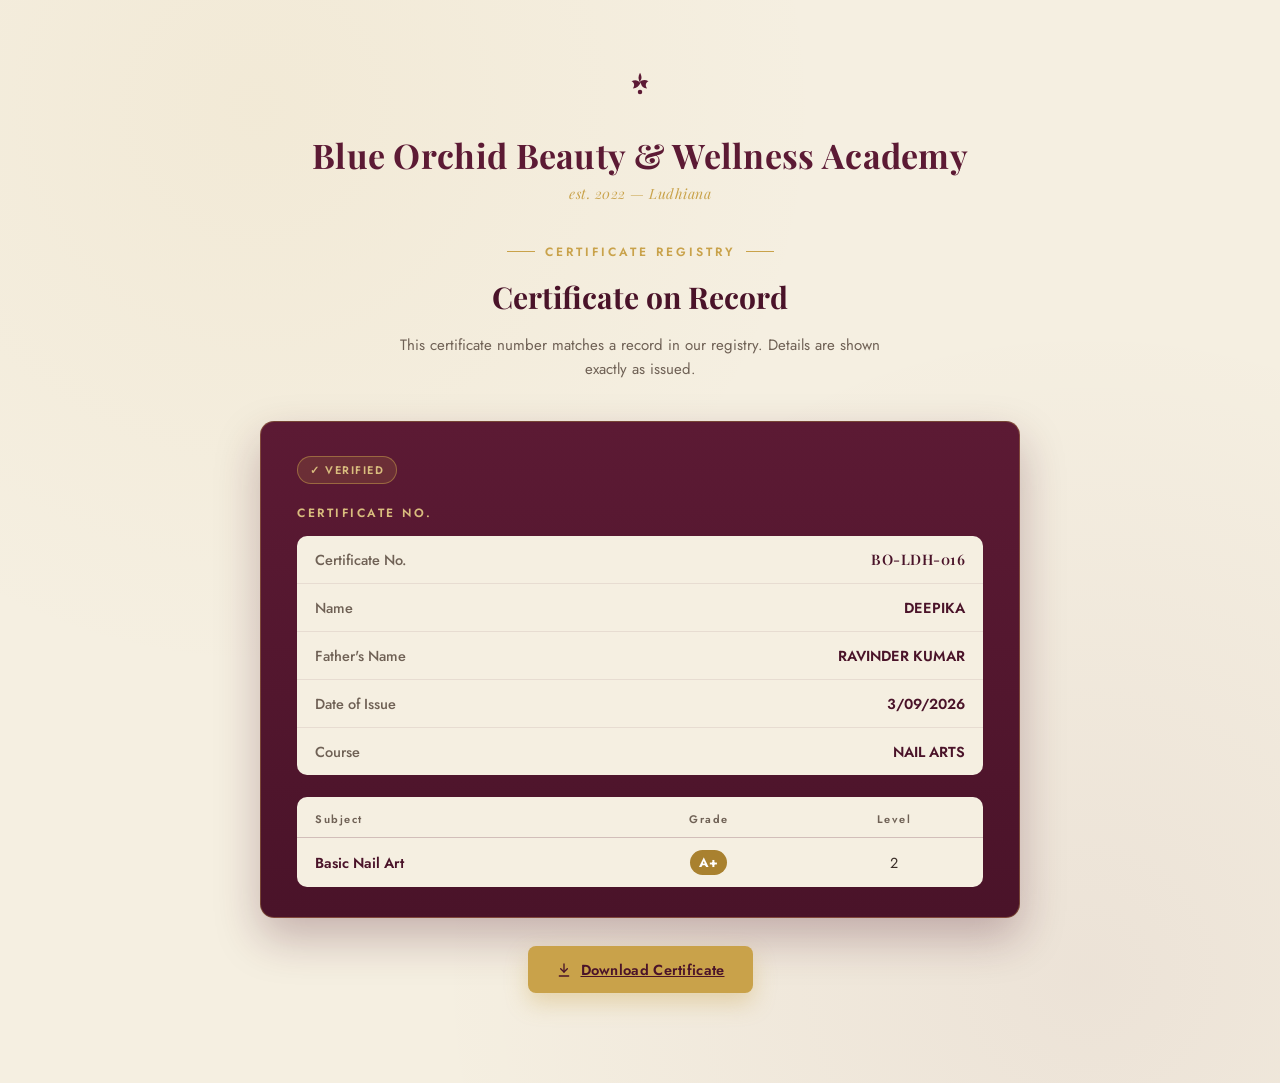
<file: certificates/BO-LDH-016.html>
<!DOCTYPE html>
<html lang="en">
<head>
<meta charset="UTF-8">
<title>Certificate Verification | Blue Orchid</title>
<link rel="preconnect" href="https://fonts.googleapis.com">
<link href="https://fonts.googleapis.com/css2?family=Playfair+Display:ital,wght@0,500;0,600;0,700;1,500&family=Jost:wght@400;500;600&display=swap" rel="stylesheet">
<style>
  :root {
    --cream: #f5efe1;
    --cream-2: #efe7d4;
    --maroon: #5c1a34;
    --maroon-deep: #4a1329;
    --gold: #c9a24a;
    --gold-soft: #d9bd7e;
    --ink: #3a2e28;
    --ink-soft: #6f6155;
  }

  * { box-sizing: border-box; }

  body {
    margin: 0;
    background: var(--cream);
    background-image:
      radial-gradient(circle at 20% 10%, rgba(201,162,74,0.07), transparent 40%),
      radial-gradient(circle at 85% 90%, rgba(92,26,52,0.06), transparent 45%);
    font-family: 'Jost', sans-serif;
    color: var(--ink);
    padding: 70px 20px 90px;
  }

  .page {
    max-width: 760px;
    margin: 0 auto;
    text-align: center;
  }

  .mark {
    width: 34px;
    height: 34px;
    margin: 0 auto 22px;
    color: var(--maroon);
  }

  h1.brand {
    font-family: 'Playfair Display', serif;
    font-weight: 700;
    font-size: 34px;
    color: var(--maroon);
    margin: 0 0 6px;
    letter-spacing: 0.3px;
  }

  .est {
    font-family: 'Playfair Display', serif;
    font-style: italic;
    font-size: 14px;
    color: var(--gold);
    letter-spacing: 0.5px;
    margin: 0 0 40px;
  }

  .eyebrow {
    font-size: 12px;
    letter-spacing: 3px;
    color: var(--gold);
    font-weight: 600;
    margin-bottom: 16px;
  }
  .eyebrow::before, .eyebrow::after {
    content: "";
    display: inline-block;
    width: 28px;
    height: 1px;
    background: var(--gold);
    vertical-align: middle;
    margin: 0 10px 3px;
  }

  h2.title {
    font-family: 'Playfair Display', serif;
    font-weight: 700;
    font-size: 30px;
    color: var(--maroon-deep);
    margin: 0 0 16px;
  }

  .lede {
    font-size: 15px;
    color: var(--ink-soft);
    max-width: 480px;
    margin: 0 auto 40px;
    line-height: 1.6;
  }

  .card {
    background: linear-gradient(180deg, var(--maroon) 0%, var(--maroon-deep) 100%);
    border-radius: 14px;
    padding: 34px 36px 30px;
    text-align: left;
    box-shadow: 0 20px 45px rgba(74, 19, 41, 0.28);
    border: 1px solid rgba(201,162,74,0.35);
  }

  .card-label {
    font-size: 12px;
    letter-spacing: 2.5px;
    color: var(--gold-soft);
    font-weight: 600;
    margin: 0 0 14px;
  }

  .found-badge {
    display: inline-flex;
    align-items: center;
    gap: 6px;
    background: rgba(201,162,74,0.16);
    border: 1px solid rgba(201,162,74,0.5);
    color: var(--gold-soft);
    font-size: 11px;
    letter-spacing: 1.5px;
    font-weight: 600;
    padding: 5px 12px;
    border-radius: 20px;
    margin-bottom: 20px;
  }

  .detail-panel {
    background: var(--cream);
    border-radius: 10px;
    overflow: hidden;
    margin-bottom: 22px;
  }

  .detail-row {
    display: flex;
    justify-content: space-between;
    padding: 13px 18px;
    border-bottom: 1px solid rgba(92,26,52,0.09);
    font-size: 14.5px;
    gap: 20px;
  }
  .detail-row:last-child { border-bottom: none; }
  .detail-row .k {
    color: var(--ink-soft);
    font-weight: 500;
    white-space: nowrap;
  }
  .detail-row .v {
    color: var(--maroon-deep);
    font-weight: 600;
    text-align: right;
  }
  .detail-row.certno .v {
    font-family: 'Playfair Display', serif;
    letter-spacing: 0.5px;
  }

  .subjects-panel {
    background: var(--cream);
    border-radius: 10px;
    overflow: hidden;
  }

  table.subjects {
    width: 100%;
    border-collapse: collapse;
  }
  table.subjects th {
    text-align: left;
    font-size: 11px;
    letter-spacing: 1.5px;
    color: var(--ink-soft);
    font-weight: 600;
    padding: 14px 18px 10px;
    border-bottom: 1px solid rgba(92,26,52,0.12);
  }
  table.subjects th:not(:first-child), table.subjects td:not(:first-child) {
    text-align: center;
  }
  table.subjects td {
    padding: 12px 18px;
    font-size: 14.5px;
    border-bottom: 1px solid rgba(92,26,52,0.07);
    color: var(--ink);
  }
  table.subjects tr:last-child td { border-bottom: none; }
  table.subjects td:first-child { font-weight: 600; color: var(--maroon-deep); }

  .grade-pill {
    display: inline-block;
    min-width: 26px;
    padding: 3px 9px;
    border-radius: 20px;
    font-weight: 700;
    font-size: 13px;
    color: #fff;
    background: var(--gold); /* default / A grade */
  }
  /* Grade pill color variants — edit these to change grade colors.
     Add class="grade-pill <letter>" to a pill to use one. */
  .grade-pill.plus { background: #a9812f; }  /* A+  — deep gold */
  .grade-pill.a    { background: #c9a24a; }  /* A   — gold */
  .grade-pill.b    { background: #8c7a5e; }  /* B   — bronze/taupe */
  .grade-pill.c    { background: #6f8c6e; }  /* C   — sage green */
  .grade-pill.d    { background: #c07a3e; }  /* D   — burnt orange */
  .grade-pill.f    { background: #8b2f2f; }  /* F   — deep red */

  .footnote {
    margin-top: 34px;
    font-size: 13px;
    color: var(--ink-soft);
    line-height: 1.7;
  }
  .footnote code {
    background: rgba(92,26,52,0.08);
    color: var(--maroon-deep);
    padding: 2px 7px;
    border-radius: 5px;
    font-size: 12.5px;
  }

  .download-btn {
    display: inline-flex;
    align-items: center;
    gap: 9px;
    margin-top: 28px;
    background: var(--gold);
    color: var(--maroon-deep);
    border: none;
    font-family: 'Jost', sans-serif;
    font-weight: 600;
    font-size: 14.5px;
    letter-spacing: 0.3px;
    padding: 13px 28px;
    border-radius: 8px;
    cursor: pointer;
    box-shadow: 0 10px 22px rgba(201,162,74,0.35);
    transition: transform 0.15s ease, box-shadow 0.15s ease, background 0.15s ease;
  }
  .download-btn:hover {
    background: var(--gold-soft);
    transform: translateY(-1px);
    box-shadow: 0 14px 26px rgba(201,162,74,0.4);
  }
  .download-btn:active { transform: translateY(0); }
  .download-btn svg { width: 16px; height: 16px; }

  @media print {
    body { padding: 0; background: #fff; }
    .footnote, .download-btn { display: none; }
    .card { box-shadow: none; }
  }
</style>
</head>
<body>

<div class="page">

  <svg class="mark" viewBox="0 0 24 24" fill="currentColor">
    <path d="M12 2c1.5 2.5 1.5 5-0.5 6.5C13.5 7 15.5 6.5 18 8c-2 1-2.5 3-1 5-2.5 0-4-1.5-4.5-4C11 11.5 9.5 13 7 13c1.5-2 1-4-1-5 2.5-1.5 4.5-1 6.5 1.5C10.5 7 10.5 4.5 12 2z"/>
    <circle cx="12" cy="15.5" r="1.6"/>
  </svg>

  <h1 class="brand">Blue Orchid Beauty &amp; Wellness Academy</h1>
  <p class="est">est. 2022 — Ludhiana</p>

  <p class="eyebrow">CERTIFICATE REGISTRY</p>
  <h2 class="title">Certificate on Record</h2>
  <p class="lede">This certificate number matches a record in our registry. Details are shown exactly as issued.</p>

  <div class="card" id="certCard">
    <span class="found-badge">&#10003; VERIFIED</span>
    <p class="card-label">CERTIFICATE NO.</p>

    <div class="detail-panel">
      <div class="detail-row certno"><span class="k">Certificate No.</span><span class="v">BO-LDH-016</span></div>
      <div class="detail-row"><span class="k">Name</span><span class="v">DEEPIKA</span></div>
      <div class="detail-row"><span class="k">Father's Name</span><span class="v">RAVINDER KUMAR</span></div>
      <div class="detail-row"><span class="k">Date of Issue</span><span class="v">3/09/2026</span></div>
      <div class="detail-row"><span class="k">Course</span><span class="v">NAIL ARTS</span></div>
    </div>

    <div class="subjects-panel">
      <table class="subjects">
        <thead>
          <tr>
            <th>Subject</th>
            <th>Grade</th>
            <th>Level</th>
          </tr>
        </thead>
        <tbody>
          <tr>
            <td>Basic Nail Art</td>
            <td><span class="grade-pill plus">A+</span></td>
            <td>2</td>
          </tr>

        </tbody>
      </table>
    </div>
  </div>

  <a class="download-btn" id="downloadBtn" href="BO-LDH-016.jpeg" download="BO-LDH-016-certificate.png">
    <svg viewBox="0 0 24 24" fill="none" stroke="currentColor" stroke-width="2" stroke-linecap="round" stroke-linejoin="round">
      <path d="M12 3v12"/>
      <path d="M7 10l5 5 5-5"/>
      <path d="M5 21h14"/>
    </svg>
    <span id="downloadLabel">Download Certificate</span>
  </a>


</div>

</body>
</html>
</file>
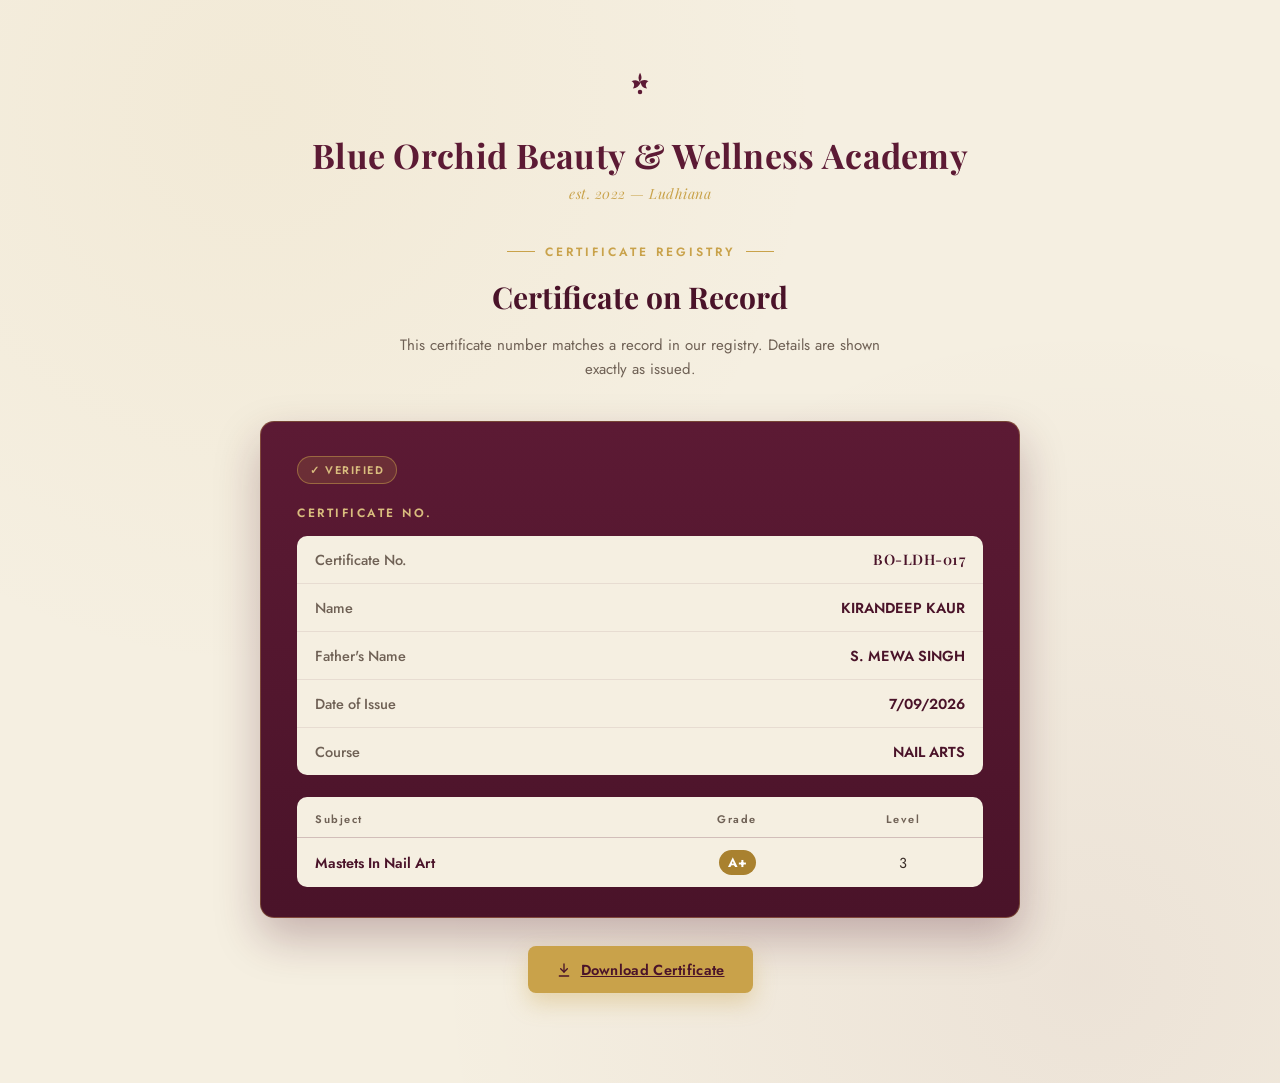
<file: certificates/BO-LDH-017.html>
<!DOCTYPE html>
<html lang="en">
<head>
<meta charset="UTF-8">
<title>Certificate Verification | Blue Orchid</title>
<link rel="preconnect" href="https://fonts.googleapis.com">
<link href="https://fonts.googleapis.com/css2?family=Playfair+Display:ital,wght@0,500;0,600;0,700;1,500&family=Jost:wght@400;500;600&display=swap" rel="stylesheet">
<style>
  :root {
    --cream: #f5efe1;
    --cream-2: #efe7d4;
    --maroon: #5c1a34;
    --maroon-deep: #4a1329;
    --gold: #c9a24a;
    --gold-soft: #d9bd7e;
    --ink: #3a2e28;
    --ink-soft: #6f6155;
  }

  * { box-sizing: border-box; }

  body {
    margin: 0;
    background: var(--cream);
    background-image:
      radial-gradient(circle at 20% 10%, rgba(201,162,74,0.07), transparent 40%),
      radial-gradient(circle at 85% 90%, rgba(92,26,52,0.06), transparent 45%);
    font-family: 'Jost', sans-serif;
    color: var(--ink);
    padding: 70px 20px 90px;
  }

  .page {
    max-width: 760px;
    margin: 0 auto;
    text-align: center;
  }

  .mark {
    width: 34px;
    height: 34px;
    margin: 0 auto 22px;
    color: var(--maroon);
  }

  h1.brand {
    font-family: 'Playfair Display', serif;
    font-weight: 700;
    font-size: 34px;
    color: var(--maroon);
    margin: 0 0 6px;
    letter-spacing: 0.3px;
  }

  .est {
    font-family: 'Playfair Display', serif;
    font-style: italic;
    font-size: 14px;
    color: var(--gold);
    letter-spacing: 0.5px;
    margin: 0 0 40px;
  }

  .eyebrow {
    font-size: 12px;
    letter-spacing: 3px;
    color: var(--gold);
    font-weight: 600;
    margin-bottom: 16px;
  }
  .eyebrow::before, .eyebrow::after {
    content: "";
    display: inline-block;
    width: 28px;
    height: 1px;
    background: var(--gold);
    vertical-align: middle;
    margin: 0 10px 3px;
  }

  h2.title {
    font-family: 'Playfair Display', serif;
    font-weight: 700;
    font-size: 30px;
    color: var(--maroon-deep);
    margin: 0 0 16px;
  }

  .lede {
    font-size: 15px;
    color: var(--ink-soft);
    max-width: 480px;
    margin: 0 auto 40px;
    line-height: 1.6;
  }

  .card {
    background: linear-gradient(180deg, var(--maroon) 0%, var(--maroon-deep) 100%);
    border-radius: 14px;
    padding: 34px 36px 30px;
    text-align: left;
    box-shadow: 0 20px 45px rgba(74, 19, 41, 0.28);
    border: 1px solid rgba(201,162,74,0.35);
  }

  .card-label {
    font-size: 12px;
    letter-spacing: 2.5px;
    color: var(--gold-soft);
    font-weight: 600;
    margin: 0 0 14px;
  }

  .found-badge {
    display: inline-flex;
    align-items: center;
    gap: 6px;
    background: rgba(201,162,74,0.16);
    border: 1px solid rgba(201,162,74,0.5);
    color: var(--gold-soft);
    font-size: 11px;
    letter-spacing: 1.5px;
    font-weight: 600;
    padding: 5px 12px;
    border-radius: 20px;
    margin-bottom: 20px;
  }

  .detail-panel {
    background: var(--cream);
    border-radius: 10px;
    overflow: hidden;
    margin-bottom: 22px;
  }

  .detail-row {
    display: flex;
    justify-content: space-between;
    padding: 13px 18px;
    border-bottom: 1px solid rgba(92,26,52,0.09);
    font-size: 14.5px;
    gap: 20px;
  }
  .detail-row:last-child { border-bottom: none; }
  .detail-row .k {
    color: var(--ink-soft);
    font-weight: 500;
    white-space: nowrap;
  }
  .detail-row .v {
    color: var(--maroon-deep);
    font-weight: 600;
    text-align: right;
  }
  .detail-row.certno .v {
    font-family: 'Playfair Display', serif;
    letter-spacing: 0.5px;
  }

  .subjects-panel {
    background: var(--cream);
    border-radius: 10px;
    overflow: hidden;
  }

  table.subjects {
    width: 100%;
    border-collapse: collapse;
  }
  table.subjects th {
    text-align: left;
    font-size: 11px;
    letter-spacing: 1.5px;
    color: var(--ink-soft);
    font-weight: 600;
    padding: 14px 18px 10px;
    border-bottom: 1px solid rgba(92,26,52,0.12);
  }
  table.subjects th:not(:first-child), table.subjects td:not(:first-child) {
    text-align: center;
  }
  table.subjects td {
    padding: 12px 18px;
    font-size: 14.5px;
    border-bottom: 1px solid rgba(92,26,52,0.07);
    color: var(--ink);
  }
  table.subjects tr:last-child td { border-bottom: none; }
  table.subjects td:first-child { font-weight: 600; color: var(--maroon-deep); }

  .grade-pill {
    display: inline-block;
    min-width: 26px;
    padding: 3px 9px;
    border-radius: 20px;
    font-weight: 700;
    font-size: 13px;
    color: #fff;
    background: var(--gold); /* default / A grade */
  }
  /* Grade pill color variants — edit these to change grade colors.
     Add class="grade-pill <letter>" to a pill to use one. */
  .grade-pill.plus { background: #a9812f; }  /* A+  — deep gold */
  .grade-pill.a    { background: #c9a24a; }  /* A   — gold */
  .grade-pill.b    { background: #8c7a5e; }  /* B   — bronze/taupe */
  .grade-pill.c    { background: #6f8c6e; }  /* C   — sage green */
  .grade-pill.d    { background: #c07a3e; }  /* D   — burnt orange */
  .grade-pill.f    { background: #8b2f2f; }  /* F   — deep red */

  .footnote {
    margin-top: 34px;
    font-size: 13px;
    color: var(--ink-soft);
    line-height: 1.7;
  }
  .footnote code {
    background: rgba(92,26,52,0.08);
    color: var(--maroon-deep);
    padding: 2px 7px;
    border-radius: 5px;
    font-size: 12.5px;
  }

  .download-btn {
    display: inline-flex;
    align-items: center;
    gap: 9px;
    margin-top: 28px;
    background: var(--gold);
    color: var(--maroon-deep);
    border: none;
    font-family: 'Jost', sans-serif;
    font-weight: 600;
    font-size: 14.5px;
    letter-spacing: 0.3px;
    padding: 13px 28px;
    border-radius: 8px;
    cursor: pointer;
    box-shadow: 0 10px 22px rgba(201,162,74,0.35);
    transition: transform 0.15s ease, box-shadow 0.15s ease, background 0.15s ease;
  }
  .download-btn:hover {
    background: var(--gold-soft);
    transform: translateY(-1px);
    box-shadow: 0 14px 26px rgba(201,162,74,0.4);
  }
  .download-btn:active { transform: translateY(0); }
  .download-btn svg { width: 16px; height: 16px; }

  @media print {
    body { padding: 0; background: #fff; }
    .footnote, .download-btn { display: none; }
    .card { box-shadow: none; }
  }
</style>
</head>
<body>

<div class="page">

  <svg class="mark" viewBox="0 0 24 24" fill="currentColor">
    <path d="M12 2c1.5 2.5 1.5 5-0.5 6.5C13.5 7 15.5 6.5 18 8c-2 1-2.5 3-1 5-2.5 0-4-1.5-4.5-4C11 11.5 9.5 13 7 13c1.5-2 1-4-1-5 2.5-1.5 4.5-1 6.5 1.5C10.5 7 10.5 4.5 12 2z"/>
    <circle cx="12" cy="15.5" r="1.6"/>
  </svg>

  <h1 class="brand">Blue Orchid Beauty &amp; Wellness Academy</h1>
  <p class="est">est. 2022 — Ludhiana</p>

  <p class="eyebrow">CERTIFICATE REGISTRY</p>
  <h2 class="title">Certificate on Record</h2>
  <p class="lede">This certificate number matches a record in our registry. Details are shown exactly as issued.</p>

  <div class="card" id="certCard">
    <span class="found-badge">&#10003; VERIFIED</span>
    <p class="card-label">CERTIFICATE NO.</p>

    <div class="detail-panel">
      <div class="detail-row certno"><span class="k">Certificate No.</span><span class="v">BO-LDH-017</span></div>
      <div class="detail-row"><span class="k">Name</span><span class="v">KIRANDEEP KAUR</span></div>
      <div class="detail-row"><span class="k">Father's Name</span><span class="v">S. MEWA SINGH</span></div>
      <div class="detail-row"><span class="k">Date of Issue</span><span class="v">7/09/2026</span></div>
      <div class="detail-row"><span class="k">Course</span><span class="v">NAIL ARTS</span></div>
    </div>

    <div class="subjects-panel">
      <table class="subjects">
        <thead>
          <tr>
            <th>Subject</th>
            <th>Grade</th>
            <th>Level</th>
          </tr>
        </thead>
        <tbody>
          <tr>
            <td>Mastets In Nail Art</td>
            <td><span class="grade-pill plus">A+</span></td>
            <td>3</td>
          </tr>
 
        </tbody>
      </table>
    </div>
  </div>

  <a class="download-btn" id="downloadBtn" href="BO-LDH-017.png" download="BO-LDH-017-certificate.png">
    <svg viewBox="0 0 24 24" fill="none" stroke="currentColor" stroke-width="2" stroke-linecap="round" stroke-linejoin="round">
      <path d="M12 3v12"/>
      <path d="M7 10l5 5 5-5"/>
      <path d="M5 21h14"/>
    </svg>
    <span id="downloadLabel">Download Certificate</span>
  </a>


</div>

</body>
</html>
</file>
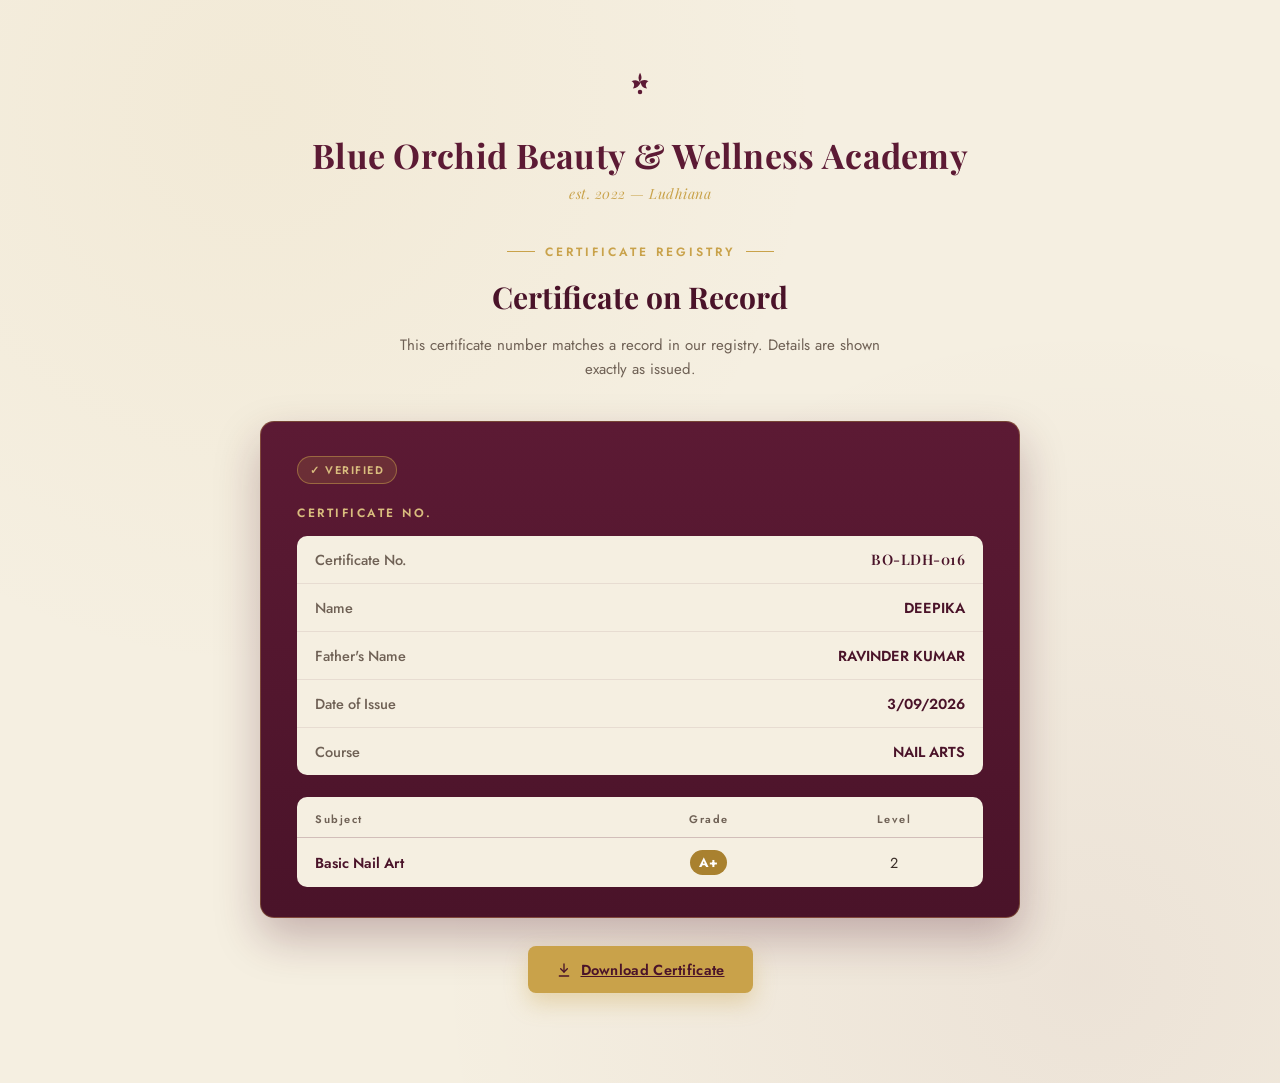
<file: certificates/BO-LDH-16.html>
<!DOCTYPE html>
<html lang="en">
<head>
<meta charset="UTF-8">
<title>Certificate Verification | Blue Orchid</title>
<link rel="preconnect" href="https://fonts.googleapis.com">
<link href="https://fonts.googleapis.com/css2?family=Playfair+Display:ital,wght@0,500;0,600;0,700;1,500&family=Jost:wght@400;500;600&display=swap" rel="stylesheet">
<style>
  :root {
    --cream: #f5efe1;
    --cream-2: #efe7d4;
    --maroon: #5c1a34;
    --maroon-deep: #4a1329;
    --gold: #c9a24a;
    --gold-soft: #d9bd7e;
    --ink: #3a2e28;
    --ink-soft: #6f6155;
  }

  * { box-sizing: border-box; }

  body {
    margin: 0;
    background: var(--cream);
    background-image:
      radial-gradient(circle at 20% 10%, rgba(201,162,74,0.07), transparent 40%),
      radial-gradient(circle at 85% 90%, rgba(92,26,52,0.06), transparent 45%);
    font-family: 'Jost', sans-serif;
    color: var(--ink);
    padding: 70px 20px 90px;
  }

  .page {
    max-width: 760px;
    margin: 0 auto;
    text-align: center;
  }

  .mark {
    width: 34px;
    height: 34px;
    margin: 0 auto 22px;
    color: var(--maroon);
  }

  h1.brand {
    font-family: 'Playfair Display', serif;
    font-weight: 700;
    font-size: 34px;
    color: var(--maroon);
    margin: 0 0 6px;
    letter-spacing: 0.3px;
  }

  .est {
    font-family: 'Playfair Display', serif;
    font-style: italic;
    font-size: 14px;
    color: var(--gold);
    letter-spacing: 0.5px;
    margin: 0 0 40px;
  }

  .eyebrow {
    font-size: 12px;
    letter-spacing: 3px;
    color: var(--gold);
    font-weight: 600;
    margin-bottom: 16px;
  }
  .eyebrow::before, .eyebrow::after {
    content: "";
    display: inline-block;
    width: 28px;
    height: 1px;
    background: var(--gold);
    vertical-align: middle;
    margin: 0 10px 3px;
  }

  h2.title {
    font-family: 'Playfair Display', serif;
    font-weight: 700;
    font-size: 30px;
    color: var(--maroon-deep);
    margin: 0 0 16px;
  }

  .lede {
    font-size: 15px;
    color: var(--ink-soft);
    max-width: 480px;
    margin: 0 auto 40px;
    line-height: 1.6;
  }

  .card {
    background: linear-gradient(180deg, var(--maroon) 0%, var(--maroon-deep) 100%);
    border-radius: 14px;
    padding: 34px 36px 30px;
    text-align: left;
    box-shadow: 0 20px 45px rgba(74, 19, 41, 0.28);
    border: 1px solid rgba(201,162,74,0.35);
  }

  .card-label {
    font-size: 12px;
    letter-spacing: 2.5px;
    color: var(--gold-soft);
    font-weight: 600;
    margin: 0 0 14px;
  }

  .found-badge {
    display: inline-flex;
    align-items: center;
    gap: 6px;
    background: rgba(201,162,74,0.16);
    border: 1px solid rgba(201,162,74,0.5);
    color: var(--gold-soft);
    font-size: 11px;
    letter-spacing: 1.5px;
    font-weight: 600;
    padding: 5px 12px;
    border-radius: 20px;
    margin-bottom: 20px;
  }

  .detail-panel {
    background: var(--cream);
    border-radius: 10px;
    overflow: hidden;
    margin-bottom: 22px;
  }

  .detail-row {
    display: flex;
    justify-content: space-between;
    padding: 13px 18px;
    border-bottom: 1px solid rgba(92,26,52,0.09);
    font-size: 14.5px;
    gap: 20px;
  }
  .detail-row:last-child { border-bottom: none; }
  .detail-row .k {
    color: var(--ink-soft);
    font-weight: 500;
    white-space: nowrap;
  }
  .detail-row .v {
    color: var(--maroon-deep);
    font-weight: 600;
    text-align: right;
  }
  .detail-row.certno .v {
    font-family: 'Playfair Display', serif;
    letter-spacing: 0.5px;
  }

  .subjects-panel {
    background: var(--cream);
    border-radius: 10px;
    overflow: hidden;
  }

  table.subjects {
    width: 100%;
    border-collapse: collapse;
  }
  table.subjects th {
    text-align: left;
    font-size: 11px;
    letter-spacing: 1.5px;
    color: var(--ink-soft);
    font-weight: 600;
    padding: 14px 18px 10px;
    border-bottom: 1px solid rgba(92,26,52,0.12);
  }
  table.subjects th:not(:first-child), table.subjects td:not(:first-child) {
    text-align: center;
  }
  table.subjects td {
    padding: 12px 18px;
    font-size: 14.5px;
    border-bottom: 1px solid rgba(92,26,52,0.07);
    color: var(--ink);
  }
  table.subjects tr:last-child td { border-bottom: none; }
  table.subjects td:first-child { font-weight: 600; color: var(--maroon-deep); }

  .grade-pill {
    display: inline-block;
    min-width: 26px;
    padding: 3px 9px;
    border-radius: 20px;
    font-weight: 700;
    font-size: 13px;
    color: #fff;
    background: var(--gold); /* default / A grade */
  }
  /* Grade pill color variants — edit these to change grade colors.
     Add class="grade-pill <letter>" to a pill to use one. */
  .grade-pill.plus { background: #a9812f; }  /* A+  — deep gold */
  .grade-pill.a    { background: #c9a24a; }  /* A   — gold */
  .grade-pill.b    { background: #8c7a5e; }  /* B   — bronze/taupe */
  .grade-pill.c    { background: #6f8c6e; }  /* C   — sage green */
  .grade-pill.d    { background: #c07a3e; }  /* D   — burnt orange */
  .grade-pill.f    { background: #8b2f2f; }  /* F   — deep red */

  .footnote {
    margin-top: 34px;
    font-size: 13px;
    color: var(--ink-soft);
    line-height: 1.7;
  }
  .footnote code {
    background: rgba(92,26,52,0.08);
    color: var(--maroon-deep);
    padding: 2px 7px;
    border-radius: 5px;
    font-size: 12.5px;
  }

  .download-btn {
    display: inline-flex;
    align-items: center;
    gap: 9px;
    margin-top: 28px;
    background: var(--gold);
    color: var(--maroon-deep);
    border: none;
    font-family: 'Jost', sans-serif;
    font-weight: 600;
    font-size: 14.5px;
    letter-spacing: 0.3px;
    padding: 13px 28px;
    border-radius: 8px;
    cursor: pointer;
    box-shadow: 0 10px 22px rgba(201,162,74,0.35);
    transition: transform 0.15s ease, box-shadow 0.15s ease, background 0.15s ease;
  }
  .download-btn:hover {
    background: var(--gold-soft);
    transform: translateY(-1px);
    box-shadow: 0 14px 26px rgba(201,162,74,0.4);
  }
  .download-btn:active { transform: translateY(0); }
  .download-btn svg { width: 16px; height: 16px; }

  @media print {
    body { padding: 0; background: #fff; }
    .footnote, .download-btn { display: none; }
    .card { box-shadow: none; }
  }
</style>
</head>
<body>

<div class="page">

  <svg class="mark" viewBox="0 0 24 24" fill="currentColor">
    <path d="M12 2c1.5 2.5 1.5 5-0.5 6.5C13.5 7 15.5 6.5 18 8c-2 1-2.5 3-1 5-2.5 0-4-1.5-4.5-4C11 11.5 9.5 13 7 13c1.5-2 1-4-1-5 2.5-1.5 4.5-1 6.5 1.5C10.5 7 10.5 4.5 12 2z"/>
    <circle cx="12" cy="15.5" r="1.6"/>
  </svg>

  <h1 class="brand">Blue Orchid Beauty &amp; Wellness Academy</h1>
  <p class="est">est. 2022 — Ludhiana</p>

  <p class="eyebrow">CERTIFICATE REGISTRY</p>
  <h2 class="title">Certificate on Record</h2>
  <p class="lede">This certificate number matches a record in our registry. Details are shown exactly as issued.</p>

  <div class="card" id="certCard">
    <span class="found-badge">&#10003; VERIFIED</span>
    <p class="card-label">CERTIFICATE NO.</p>

    <div class="detail-panel">
      <div class="detail-row certno"><span class="k">Certificate No.</span><span class="v">BO-LDH-016</span></div>
      <div class="detail-row"><span class="k">Name</span><span class="v">DEEPIKA</span></div>
      <div class="detail-row"><span class="k">Father's Name</span><span class="v">RAVINDER KUMAR</span></div>
      <div class="detail-row"><span class="k">Date of Issue</span><span class="v">3/09/2026</span></div>
      <div class="detail-row"><span class="k">Course</span><span class="v">NAIL ARTS</span></div>
    </div>

    <div class="subjects-panel">
      <table class="subjects">
        <thead>
          <tr>
            <th>Subject</th>
            <th>Grade</th>
            <th>Level</th>
          </tr>
        </thead>
        <tbody>
          <tr>
            <td>Basic Nail Art</td>
            <td><span class="grade-pill plus">A+</span></td>
            <td>2</td>
          </tr>

        </tbody>
      </table>
    </div>
  </div>

  <a class="download-btn" id="downloadBtn" href="BO-LDH-014.jpeg" download="BO-LDH-014-certificate.png">
    <svg viewBox="0 0 24 24" fill="none" stroke="currentColor" stroke-width="2" stroke-linecap="round" stroke-linejoin="round">
      <path d="M12 3v12"/>
      <path d="M7 10l5 5 5-5"/>
      <path d="M5 21h14"/>
    </svg>
    <span id="downloadLabel">Download Certificate</span>
  </a>


</div>

</body>
</html>
</file>
